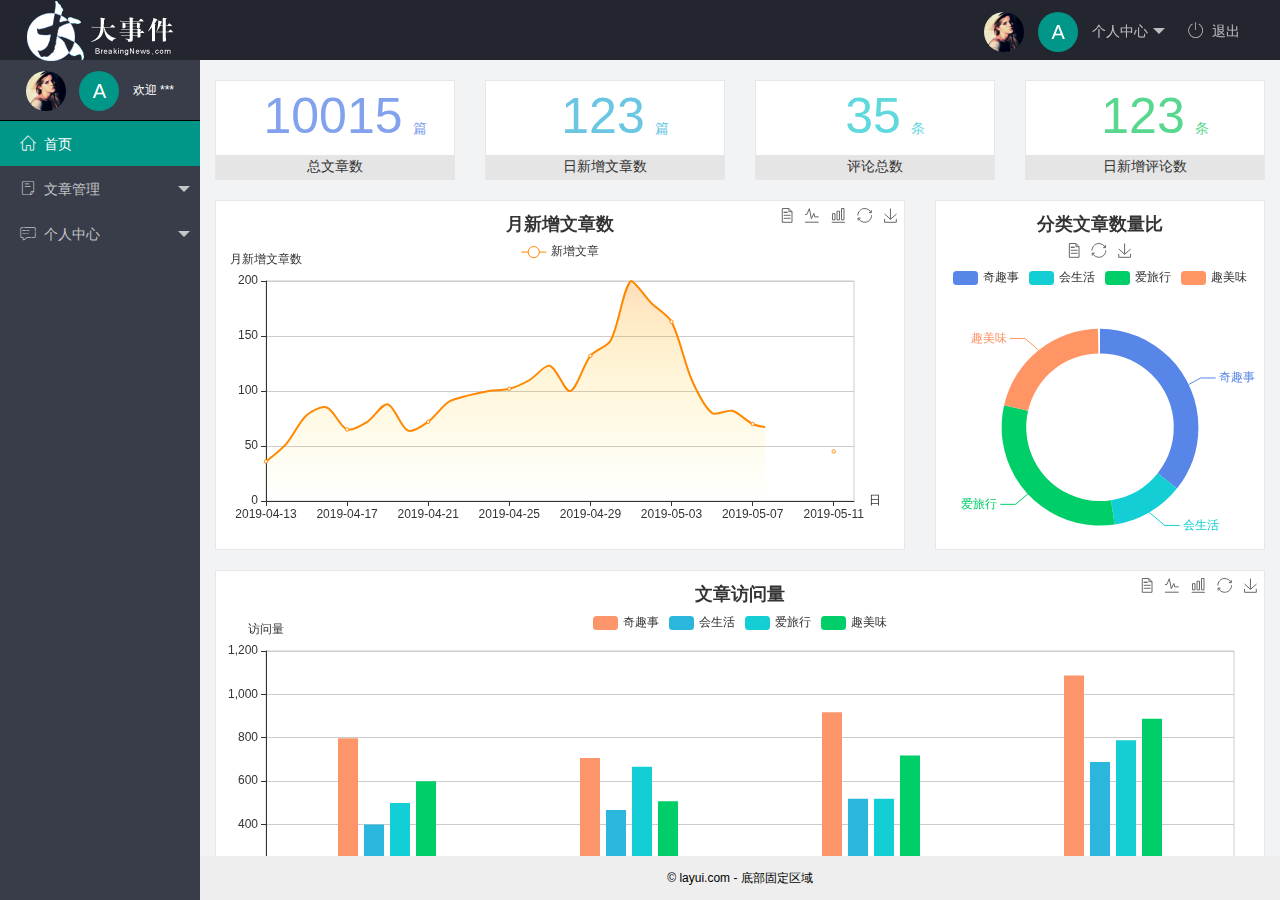
<file: index.html>
<!DOCTYPE html>
<html lang="en">

<head>
    <meta charset="UTF-8">
    <meta name="viewport" content="width=device-width, initial-scale=1.0">
    <title>大事件后台</title>
    <!-- 导入layui.css -->
    <link rel="stylesheet" href="./assets/lib/layui/css/layui.css">
    <!-- 导入字体图标 -->
    <link rel="stylesheet" href="./assets/fonts/iconfont.css">
    <!-- 导入index.css -->
    <link rel="stylesheet" href="./assets/css/index.css">

</head>

<body class="layui-layout-body">
    <div class="layui-layout layui-layout-admin">
        <div class="layui-header">
            <div class="layui-logo"><img src="./assets/images/logo.png" alt=""></div>
            <!-- 头部区域（可配合layui已有的水平导航） -->
            <!-- <ul class="layui-nav layui-layout-left">
                <li class="layui-nav-item">
                    <a href="javascript:;" class="layui-nav-img">其它系统</a>
                    <dd><a href="">邮件管理</a></dd>
                    <dd><a href="">消息管理</a></dd>
                    <dd><a href="">授权管理</a></dd>
                </li>
            </ul> -->

            <ul class="layui-nav layui-layout-right">
                <li class="layui-nav-item">
                    <a href="javascript:;" class="userinfo">
                        <img src="/assets/images/sample.jpg" class="layui-nav-img">
                        <span class="user-avatar">A</span>
                        个人中心
                    </a>
                    <dl class="layui-nav-child">
                        <dd><a href="">基本资料</a></dd>
                        <dd><a href="">更换头像</a></dd>
                        <dd><a href="">重置密码</a></dd>
                    </dl>
                </li>
                <li class="layui-nav-item"><a href="javascript:;" id="btnLogout">
                        <span class="iconfont icon-tuichu"></span>退出</a>
                </li>
            </ul>
        </div>

        <div class="layui-side layui-bg-black">
            <div class="layui-side-scroll">
                <div class="userinfo">
                    <img src="/assets/images/sample.jpg" class="layui-nav-img">
                    <span class="user-avatar">A</span>
                    <span id="welcome">欢迎 ***</span>
                </div>
                <!-- 左侧导航区域（可配合layui已有的垂直导航） -->
                <ul class="layui-nav layui-nav-tree" lay-shrink="all">
                    <li class="layui-nav-item layui-this">
                        <a href="/home/dashboard.html" target="fm"> <span class="iconfont icon-home"></span>首页</a></li>
                    <li class="layui-nav-item">
                        <a class="" href="javascript:;"><span class="iconfont icon-16"></span>文章管理</a>
                        <dl class="layui-nav-child">
                            <dd><a href="/article/art_cate.html" target="fm"><i
                                        class="layui-icon layui-icon-app"></i>文章类别</a></dd>
                            <dd><a id="list_a" href="/article/art_list.html" target="fm"><i
                                        class="layui-icon layui-icon-app"></i>文章列表</a></dd>
                            <dd><a href="/article/art_pub.html" target="fm"><i
                                        class="layui-icon layui-icon-app"></i>发布文章</a></dd>
                        </dl>
                    </li>
                    <li class="layui-nav-item">
                        <a href="javascript:;"> <span class="iconfont icon-pinglun"></span>个人中心</a>
                        <dl class="layui-nav-child">
                            <dd><a href="/user/user_info.html" target="fm"><i
                                        class="layui-icon layui-icon-app"></i>基本资料</a></dd>
                            <dd><a href="/user/user_avatar.html" target="fm"><i
                                        class="layui-icon layui-icon-app"></i>更换头像</a></dd>
                            <dd><a href="/user/user_pwd.html" target="fm"><i
                                        class="layui-icon layui-icon-app"></i>重置密码</a></dd>

                        </dl>
                    </li>

                </ul>
            </div>
        </div>

        <div class="layui-body">
            <!-- 内容主体区域 -->
            <iframe name="fm" src="/home/dashboard.html" frameborder="0"></iframe>
        </div>

        <div class="layui-footer">
            <!-- 底部固定区域 -->
            © layui.com - 底部固定区域
        </div>
    </div>

    <!-- 引入layui.all.js -->
    <script src="./assets/lib/layui/layui.all.js"></script>
    <!-- 引入jq -->
    <script src="./assets/lib/jquery.js"></script>
    <!-- 引入baseAPI.js -->
    <script src="./assets/js/baseAPI.js"></script>
    <!-- 引入index.js-->
    <script src="./assets/js/index.js"></script>

</body>

</html>
</file>
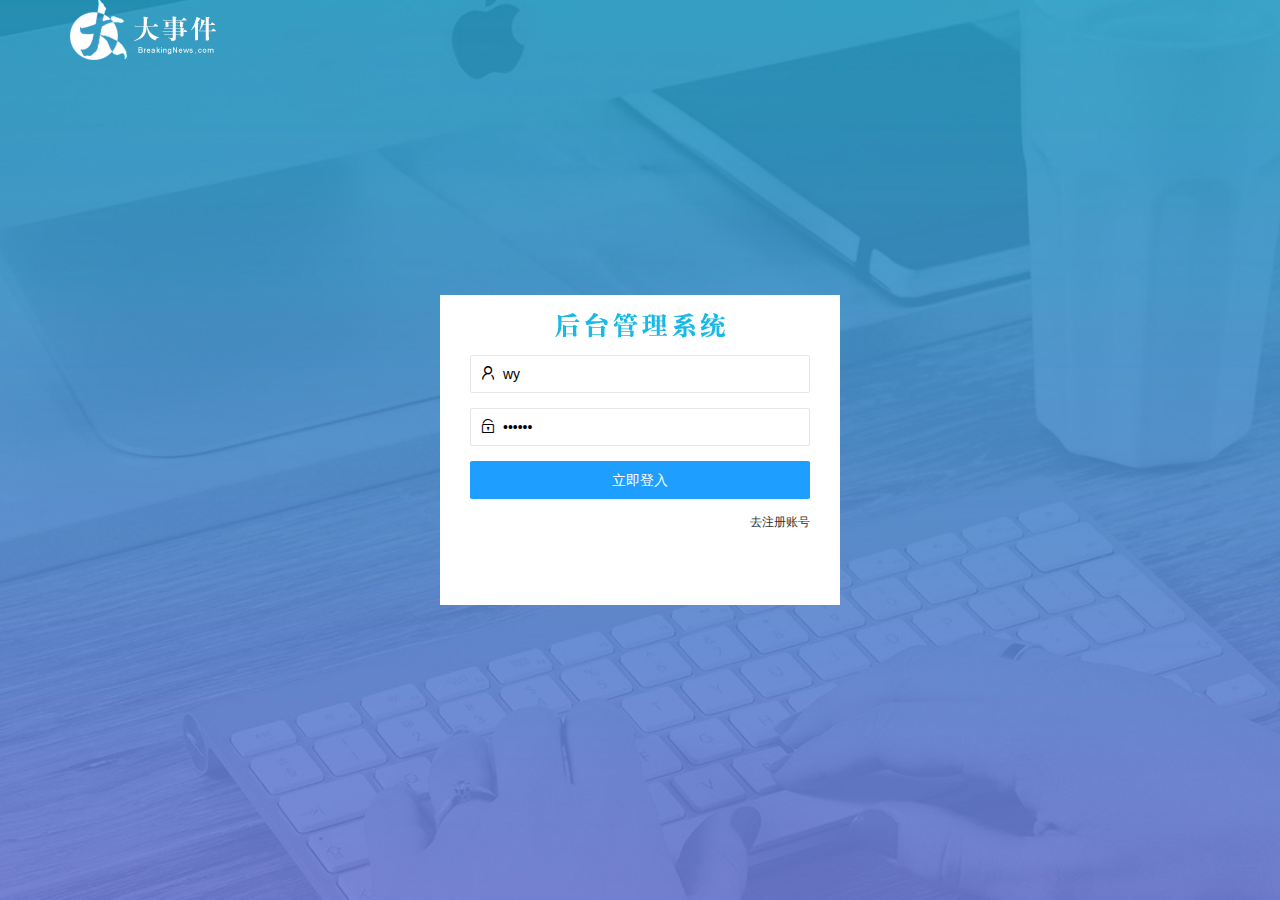
<file: login.html>
<!DOCTYPE html>
<html lang="en">

<head>
    <meta charset="UTF-8">
    <meta name="viewport" content="width=device-width, initial-scale=1.0">
    <title>Document</title>
    <link rel="stylesheet" href="./assets/lib/layui/css/layui.css">
    <link rel="stylesheet" href="./assets/css/login.css">
</head>

<body>
    <!-- 顶部logo -->
    <div class="layui-main">
        <img src="./assets/images/logo.png" alt="">
    </div>
    <!-- 注册和登入区域 -->
    <div class="loginAndregBox">
        <!-- 登入注册标题 -->
        <div class="titleBox"></div>
        <!-- 登入区域 -->
        <div class="login-box">
            <!-- 注册表单 -->
            <form class="layui-form" id="form_login">
                <!-- 提示：如果你不想用form，你可以换成div等任何一个普通元素 -->
                <!-- 用户名 -->
                <div class="layui-form-item">
                    <i class="layui-icon layui-icon-username"></i>
                    <input value="wy" type="text" name="username" required lay-verify="required" placeholder="请输入用户名"
                        autocomplete="off" class="layui-input">
                </div>
                <!-- 密码框 -->
                <div class="layui-form-item">
                    <i class="layui-icon layui-icon-password"></i>
                    <input value="970929" type="password" name="password" required lay-verify="required|pwd"
                        placeholder="请输入密码" autocomplete="off" class="layui-input">
                </div>
                <!-- 按钮框 -->
                <div class="layui-form-item">
                    <button class="layui-btn layui-btn-fluid layui-btn-normal" lay-submit>立即登入</button>
                </div>
                <!-- a链接 -->
                <div class="layui-form-item links">
                    <a href="javascript:;" id="link_reg">去注册账号</a>
                </div>
            </form>
        </div>

        <!-- 注册区域 -->
        <div class="reg-box" style="display: none;">
            <form class="layui-form" id="form_reg">
                <!-- 提示：如果你不想用form，你可以换成div等任何一个普通元素 -->
                <!-- 用户名 -->
                <div class="layui-form-item">
                    <i class="layui-icon layui-icon-username"></i>
                    <input type="text" name="username" required lay-verify="required" placeholder="请输入用户名"
                        autocomplete="off" class="layui-input">
                </div>
                <!-- 密码框 -->
                <div class="layui-form-item">
                    <i class="layui-icon layui-icon-password"></i>
                    <input type="text" name="password" required lay-verify="required|pwd" placeholder="请输入密码"
                        autocomplete="off" class="layui-input">
                </div>
                <!-- 确认密码框 -->
                <div class="layui-form-item">
                    <i class="layui-icon layui-icon-password"></i>
                    <input type="text" name="repassword" required lay-verify="required|pwd|repwd" placeholder="再次确认密码"
                        autocomplete="off" class="layui-input">
                </div>
                <!-- 按钮框 -->
                <div class="layui-form-item">
                    <!-- lay-submit属性必须存在，后面会有submit事件绑定 -->
                    <button class="layui-btn layui-btn-fluid layui-btn-normal" lay-submit>注册</button>
                </div>
                <!-- a链接 -->
                <div class="layui-form-item links">
                    <a href="javascript:;" id="link_login">去登录</a>
                </div>
            </form>
        </div>
    </div>

    <!-- 引入layui.all.js -->
    <script src="./assets/lib/layui/layui.all.js"></script>
    <!-- 引入jq -->
    <script src="./assets/lib/jquery.js"></script>
    <!-- 引入baseAPI.js -->
    <script src="./assets/js/baseAPI.js"></script>
    <!-- 引入login -->
    <script src="./assets/js/login.js"></script>
</body>

</html>
</file>
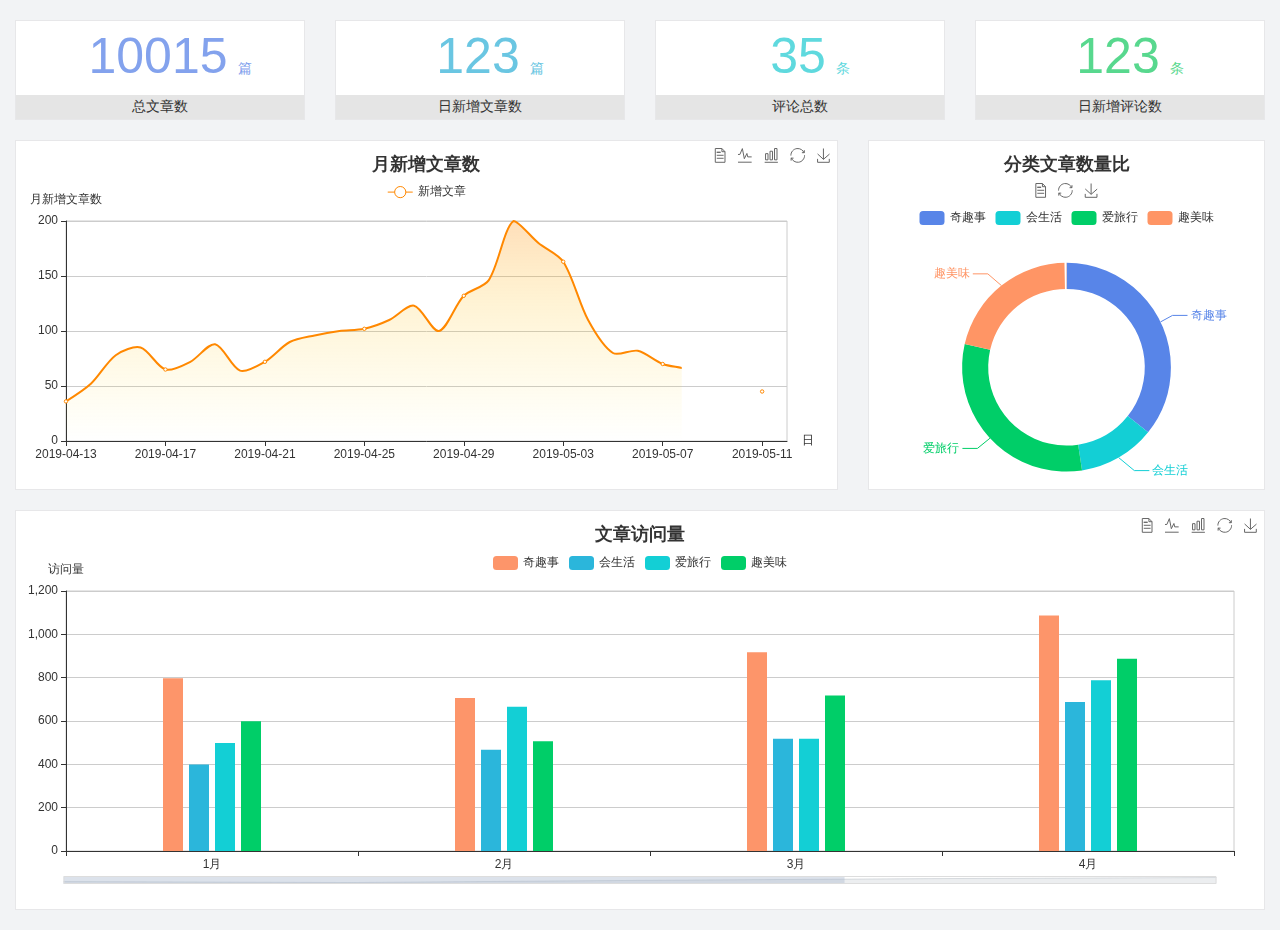
<file: home/dashboard.html>
<!DOCTYPE html>
<html lang="en">

<head>
  <meta charset="UTF-8">
  <meta name="viewport" content="width=device-width, initial-scale=1.0">
  <meta http-equiv="X-UA-Compatible" content="ie=edge">
  <title>图表统计</title>
  <link rel="stylesheet" href="../../assets/lib/bootstrap.css" />
  <link rel="stylesheet" href="../../assets/lib/main.css" />
  <script src="../../assets/lib/jquery.js"></script>
  <script type="text/javascript" src="../../assets/lib/echarts.min.js"></script>
</head>

<body>
  <div class="container-fluid">
    <div class="row spannel_list">
      <div class="col-sm-3 col-xs-6">
        <div class="spannel">
          <em>10015</em><span>篇</span>
          <b>总文章数</b>
        </div>
      </div>
      <div class="col-sm-3 col-xs-6">
        <div class="spannel scolor01">
          <em>123</em><span>篇</span>
          <b>日新增文章数</b>
        </div>
      </div>
      <div class="col-sm-3 col-xs-6">
        <div class="spannel scolor02">
          <em>35</em><span>条</span>
          <b>评论总数</b>
        </div>
      </div>
      <div class="col-sm-3 col-xs-6">
        <div class="spannel scolor03">
          <em>123</em><span>条</span>
          <b>日新增评论数</b>
        </div>
      </div>
    </div>
  </div>

  <div class="container-fluid">
    <div class="row curve-pie">
      <div class="col-lg-8 col-md-8">
        <div class="gragh_pannel" id="curve_show"></div>
      </div>
      <div class="col-lg-4 col-md-4">
        <div class="gragh_pannel" id="pie_show"></div>
      </div>
    </div>
  </div>

  <div class="container-fluid">
    <div class="column_pannel" id="column_show"></div>
  </div>

  <script>
    var oChart = echarts.init(document.getElementById('curve_show'));
    var aList_all = [
      { 'count': 36, 'date': '2019-04-13' },
      { 'count': 52, 'date': '2019-04-14' },
      { 'count': 78, 'date': '2019-04-15' },
      { 'count': 85, 'date': '2019-04-16' },
      { 'count': 65, 'date': '2019-04-17' },
      { 'count': 72, 'date': '2019-04-18' },
      { 'count': 88, 'date': '2019-04-19' },
      { 'count': 64, 'date': '2019-04-20' },
      { 'count': 72, 'date': '2019-04-21' },
      { 'count': 90, 'date': '2019-04-22' },
      { 'count': 96, 'date': '2019-04-23' },
      { 'count': 100, 'date': '2019-04-24' },
      { 'count': 102, 'date': '2019-04-25' },
      { 'count': 110, 'date': '2019-04-26' },
      { 'count': 123, 'date': '2019-04-27' },
      { 'count': 100, 'date': '2019-04-28' },
      { 'count': 132, 'date': '2019-04-29' },
      { 'count': 146, 'date': '2019-04-30' },
      { 'count': 200, 'date': '2019-05-01' },
      { 'count': 180, 'date': '2019-05-02' },
      { 'count': 163, 'date': '2019-05-03' },
      { 'count': 110, 'date': '2019-05-04' },
      { 'count': 80, 'date': '2019-05-05' },
      { 'count': 82, 'date': '2019-05-06' },
      { 'count': 70, 'date': '2019-05-07' },
      { 'count': 65, 'date': '2019-05-08' },
      { 'count': 54, 'date': '2019-05-09' },
      { 'count': 40, 'date': '2019-05-10' },
      { 'count': 45, 'date': '2019-05-11' },
      { 'count': 38, 'date': '2019-05-12' },
    ];

    let aCount = [];
    let aDate = [];

    for (var i = 0; i < aList_all.length; i++) {
      aCount.push(aList_all[i].count);
      aDate.push(aList_all[i].date);
    }

    var chartopt = {
      title: {
        text: '月新增文章数',
        left: 'center',
        top: '10'
      },
      tooltip: {
        trigger: 'axis'
      },
      legend: {
        data: ['新增文章'],
        top: '40'
      },
      toolbox: {
        show: true,
        feature: {
          mark: { show: true },
          dataView: { show: true, readOnly: false },
          magicType: { show: true, type: ['line', 'bar'] },
          restore: { show: true },
          saveAsImage: { show: true }
        }
      },
      calculable: true,
      xAxis: [
        {
          name: '日',
          type: 'category',
          boundaryGap: false,
          data: aDate
        }
      ],
      yAxis: [
        {
          name: '月新增文章数',
          type: 'value'
        }
      ],
      series: [
        {
          name: '新增文章',
          type: 'line',
          smooth: true,
          itemStyle: { normal: { areaStyle: { type: 'default' }, color: '#f80' }, lineStyle: { color: '#f80' } },
          data: aCount
        }],
      areaStyle: {
        normal: {
          color: new echarts.graphic.LinearGradient(0, 0, 0, 1, [{
            offset: 0,
            color: 'rgba(255,136,0,0.39)'
          }, {
            offset: .34,
            color: 'rgba(255,180,0,0.25)'
          }, {
            offset: 1,
            color: 'rgba(255,222,0,0.00)'
          }])

        }
      },
      grid: {
        show: true,
        x: 50,
        x2: 50,
        y: 80,
        height: 220
      }
    };

    oChart.setOption(chartopt);


    var oPie = echarts.init(document.getElementById('pie_show'));
    var oPieopt =
    {
      title: {
        top: 10,
        text: '分类文章数量比',
        x: 'center'
      },
      tooltip: {
        trigger: 'item',
        formatter: "{a} <br/>{b} : {c} ({d}%)"
      },
      color: ['#5885e8', '#13cfd5', '#00ce68', '#ff9565'],
      legend: {
        x: 'center',
        top: 65,
        data: ['奇趣事', '会生活', '爱旅行', '趣美味']
      },
      toolbox: {
        show: true,
        x: 'center',
        top: 35,
        feature: {
          mark: { show: true },
          dataView: { show: true, readOnly: false },
          magicType: {
            show: true,
            type: ['pie', 'funnel'],
            option: {
              funnel: {
                x: '25%',
                width: '50%',
                funnelAlign: 'left',
                max: 1548
              }
            }
          },
          restore: { show: true },
          saveAsImage: { show: true }
        }
      },
      calculable: true,
      series: [
        {
          name: '访问来源',
          type: 'pie',
          radius: ['45%', '60%'],
          center: ['50%', '65%'],
          data: [
            { value: 300, name: '奇趣事' },
            { value: 100, name: '会生活' },
            { value: 260, name: '爱旅行' },
            { value: 180, name: '趣美味' }
          ]
        }
      ]
    };
    oPie.setOption(oPieopt);



    var oColumn = this.echarts.init(document.getElementById('column_show'));
    var oColumnopt =
    {
      title: {
        text: '文章访问量',
        left: 'center',
        top: '10'
      },
      tooltip: {
        trigger: 'axis'
      },
      legend: {
        data: ['奇趣事', '会生活', '爱旅行', '趣美味'],
        top: '40'
      },
      toolbox: {
        show: true,
        feature: {
          mark: { show: true },
          dataView: { show: true, readOnly: false },
          magicType: { show: true, type: ['line', 'bar'] },
          restore: { show: true },
          saveAsImage: { show: true }
        }
      },
      calculable: true,
      xAxis: [
        {
          type: 'category',
          data: ['1月', '2月', '3月', '4月', '5月']
        }
      ],
      yAxis: [
        {
          name: '访问量',
          type: 'value'
        }
      ],
      series: [
        {
          name: '奇趣事',
          type: 'bar',
          barWidth: 20,
          itemStyle: {
            normal: { areaStyle: { type: 'default' }, color: '#fd956a' }
          },
          data: [800, 708, 920, 1090, 1200]
        },
        {
          name: '会生活',
          type: 'bar',
          barWidth: 20,
          itemStyle: {
            normal: { areaStyle: { type: 'default' }, color: '#2bb6db' }
          },
          data: [400, 468, 520, 690, 800]
        },
        {
          name: '爱旅行',
          type: 'bar',
          barWidth: 20,
          itemStyle: {
            normal: { areaStyle: { type: 'default' }, color: '#13cfd5' }
          },
          data: [500, 668, 520, 790, 900]
        },
        {
          name: '趣美味',
          type: 'bar',
          barWidth: 20,
          itemStyle: {
            normal: { areaStyle: { type: 'default' }, color: '#00ce68' }
          },
          data: [600, 508, 720, 890, 1000]
        }
      ],
      grid: {
        show: true,
        x: 50,
        x2: 30,
        y: 80,
        height: 260
      },
      dataZoom: [//给x轴设置滚动条
        {
          start: 0,//默认为0
          end: 100 - 1000 / 31,//默认为100
          type: 'slider',
          show: true,
          xAxisIndex: [0],
          handleSize: 0,//滑动条的 左右2个滑动条的大小
          height: 8,//组件高度
          left: 45, //左边的距离
          right: 50,//右边的距离
          bottom: 26,//右边的距离
          handleColor: '#ddd',//h滑动图标的颜色
          handleStyle: {
            borderColor: "#cacaca",
            borderWidth: "1",
            shadowBlur: 2,
            background: "#ddd",
            shadowColor: "#ddd",
          }
        }]
    };
    oColumn.setOption(oColumnopt);
  </script>
</body>

</html>
</file>
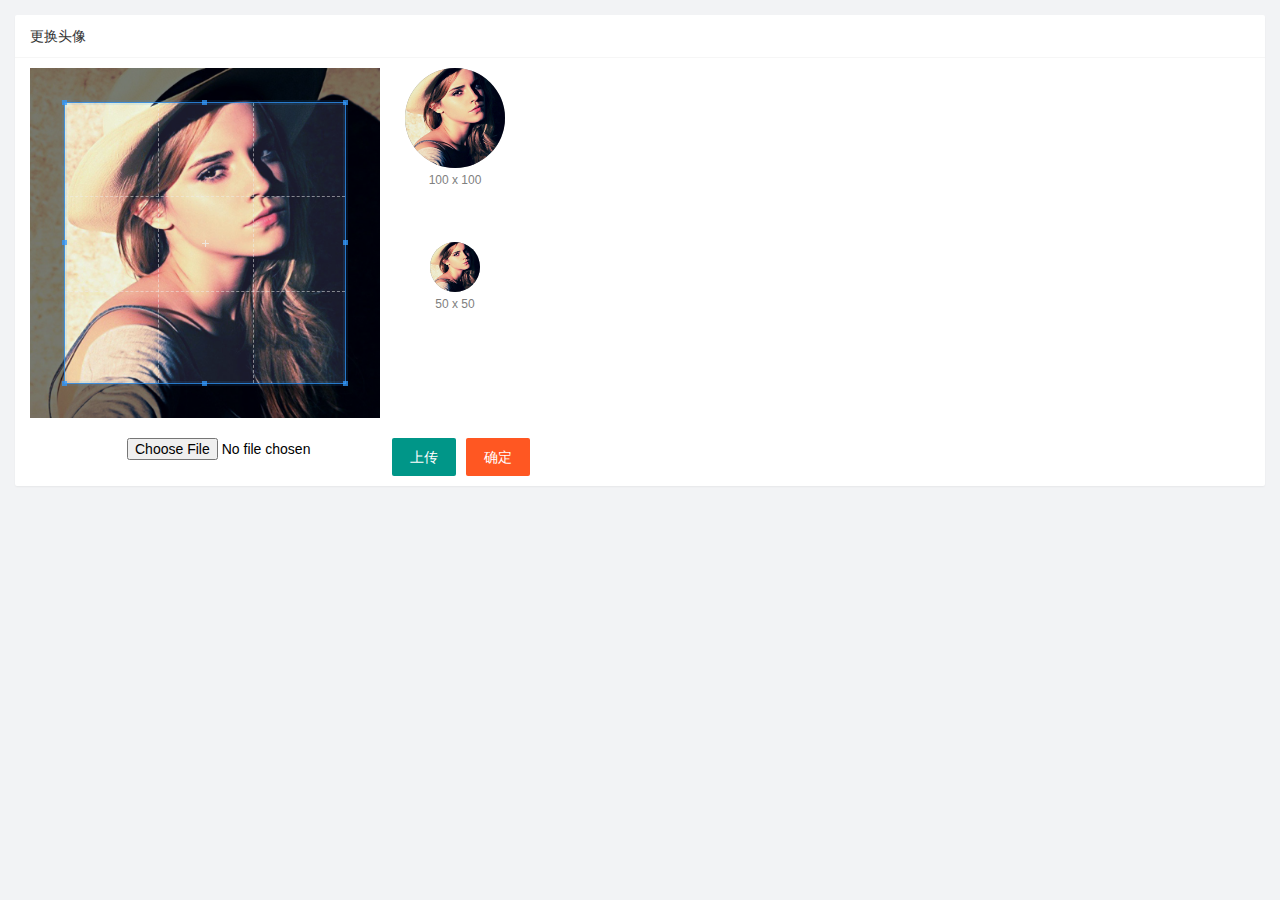
<file: user/user_avatar.html>
﻿<!DOCTYPE html>
<html lang="en">

<head>
    <meta charset="UTF-8">
    <meta name="viewport" content="width=device-width, initial-scale=1.0">
    <title>Document</title>
    <!-- 导入layui.css -->
    <link rel="stylesheet" href="../assets/lib/layui/css/layui.css">
    <!-- 导入cropper.css-->
    <link rel="stylesheet" href="../assets/lib/cropper/cropper.css" />
    <!-- 导入user_info.css -->
    <link rel="stylesheet" href="../assets/css/user_avatar.css">
</head>

<body>
    <div class="layui-card">
        <div class="layui-card-header">更换头像</div>
        <div class="layui-card-body">
            <!-- 第一行的图片裁剪和预览区域 -->
            <div class="row1">
                <!-- 图片裁剪区域 -->
                <div class="cropper-box">
                    <!-- 这个 img 标签很重要，将来会把它初始化为裁剪区域 -->
                    <img id="image" src="/assets/images/sample.jpg" />
                </div>
                <!-- 图片的预览区域 -->
                <div class="preview-box">
                    <div>
                        <!-- 宽高为 100px 的预览区域 -->
                        <div class="img-preview w100"></div>
                        <p class="size">100 x 100</p>
                    </div>
                    <div>
                        <!-- 宽高为 50px 的预览区域 -->
                        <div class="img-preview w50"></div>
                        <p class="size">50 x 50</p>
                    </div>
                </div>
            </div>

            <!-- 第二行的按钮区域 -->
            <div class="row2">
                <input type="file" id="file" accept="image/png,image/jpeg">
                <button type="button" class="layui-btn" id="btnChooseImage">上传</button>
                <button id="btnUpload" type="button" class="layui-btn layui-btn-danger">确定</button>
            </div>
        </div>
    </div>

    <!-- 引入layui.all.js -->
    <script src="../assets/lib/layui/layui.all.js"></script>
    <!-- 引入jq -->
    <script src="../assets/lib/jquery.js"></script>
    <!-- 引入Cropper.js -->
    <script src="/assets/lib/cropper/Cropper.js"></script>
    <!-- 引入jquery-cropper.js -->
    <script src="/assets/lib/cropper/jquery-cropper.js"></script>
    <script src="../assets/js/baseAPI.js"></script>
    <!-- 引入user_info.js -->
    <script src="../assets/js/user_avatar.js"></script>
</body>

</html>
</file>
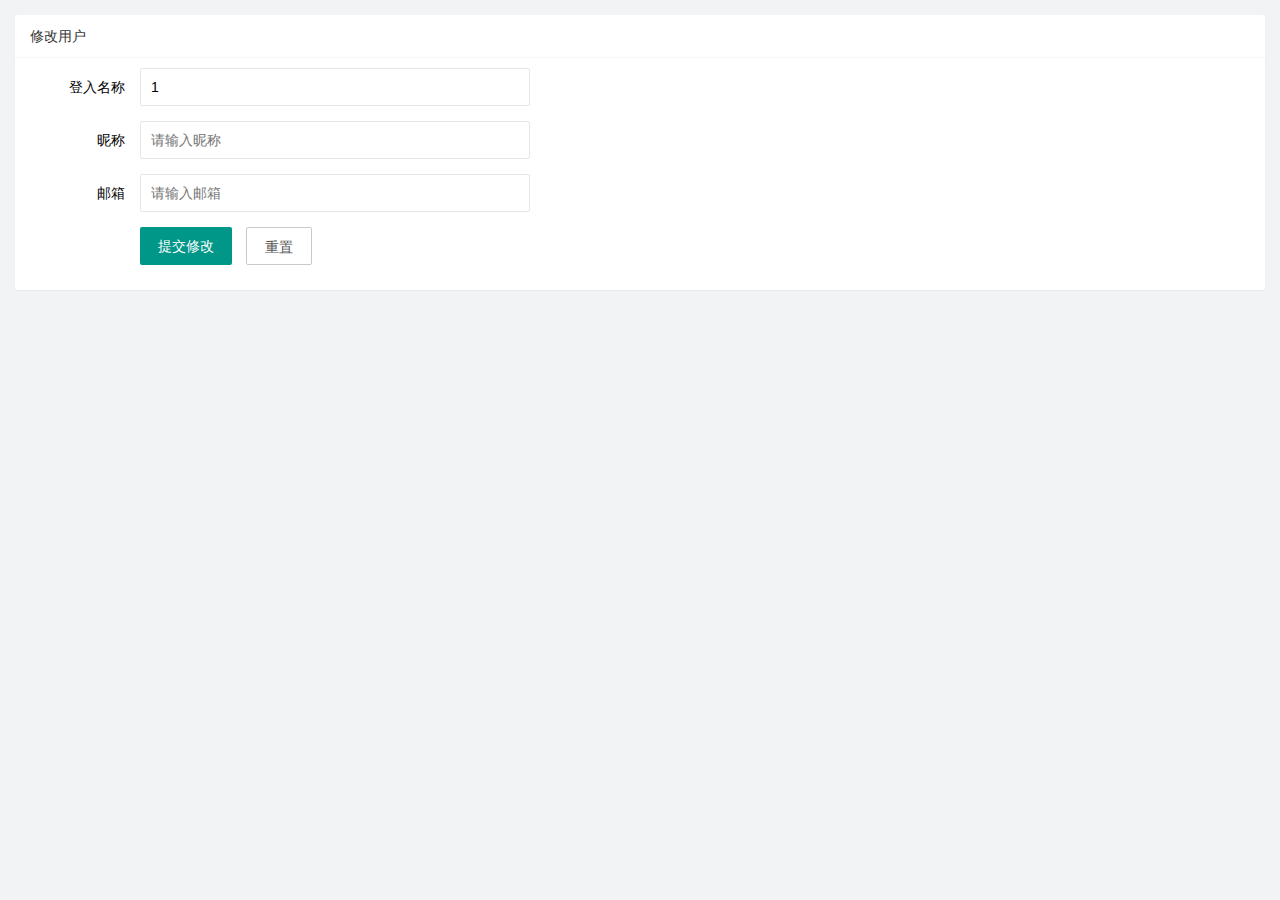
<file: user/user_info.html>
<!DOCTYPE html>
<html lang="en">

<head>
    <meta charset="UTF-8">
    <meta name="viewport" content="width=device-width, initial-scale=1.0">
    <title>Document</title>
    <!-- 导入layui.css -->
    <link rel="stylesheet" href="../assets/lib/layui/css/layui.css">
    <!-- 导入user_info.css -->
    <link rel="stylesheet" href="../assets/css/user_info.css">
</head>

<body>
    <div class="layui-card">
        <div class="layui-card-header">修改用户</div>
        <div class="layui-card-body">
            <form class="layui-form" lay-filter="formUserInfo">

                <input type="hidden" name="id">

                <!-- 登入名称 -->
                <div class="layui-form-item">
                    <label class="layui-form-label">登入名称</label>
                    <div class="layui-input-block">
                        <input value="1" type="text" name="username" readonly required lay-verify="required"
                            placeholder="请输入登入名称" autocomplete="off" class="layui-input">
                    </div>
                </div>
                <!-- 昵称 -->
                <div class="layui-form-item">
                    <label class="layui-form-label">昵称</label>
                    <div class="layui-input-block">
                        <input type="text" name="nickname" required lay-verify="required|nickname" placeholder="请输入昵称"
                            autocomplete="off" class="layui-input">
                    </div>
                </div>
                <!-- 邮箱 -->
                <div class="layui-form-item">
                    <label class="layui-form-label">邮箱</label>
                    <div class="layui-input-block">
                        <input type="text" name="email" required lay-verify="required|email" placeholder="请输入邮箱"
                            autocomplete="off" class="layui-input">
                    </div>
                </div>
                <!-- 按钮 -->
                <div class="layui-form-item">
                    <div class="layui-input-block">
                        <button class="layui-btn" lay-submit lay-filter="formDemo">提交修改</button>
                        <button type="reset" class="layui-btn layui-btn-primary" id="btnReset">重置</button>
                    </div>
                </div>
            </form>
        </div>
    </div>

    <!-- 引入layui.all.js -->
    <script src="../assets/lib/layui/layui.all.js"></script>
    <!-- 引入jq -->
    <script src="../assets/lib/jquery.js"></script>
    <!-- 引入baseAPI.js -->
    <script src="../assets/js/baseAPI.js"></script>
    <!-- 引入user_info.js -->
    <script src="../assets/js/user_info.js"></script>
</body>

</html>
</file>
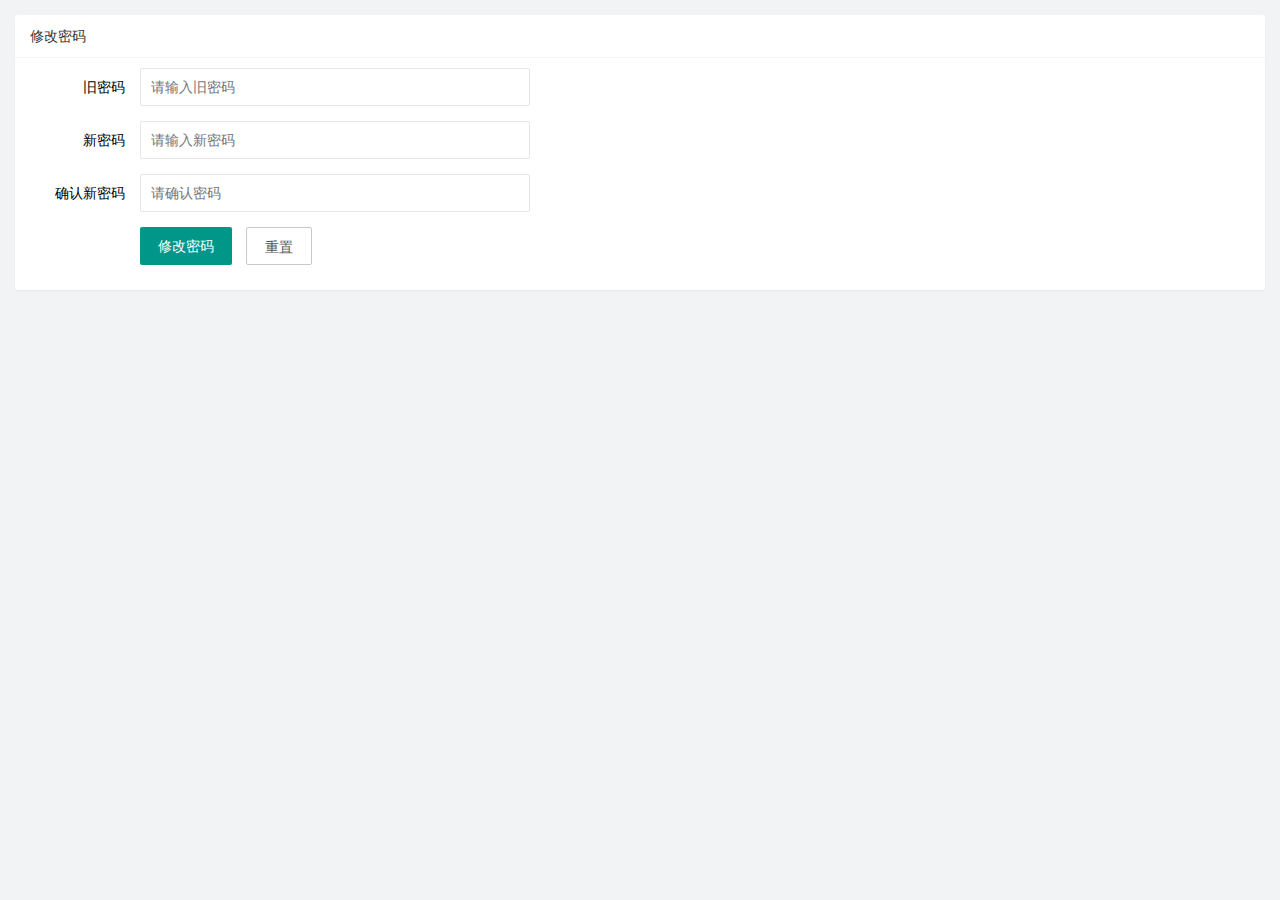
<file: user/user_pwd.html>
<!DOCTYPE html>
<html lang="en">

<head>
    <meta charset="UTF-8">
    <meta name="viewport" content="width=device-width, initial-scale=1.0">
    <title>Document</title>
    <!-- 导入layui.css -->
    <link rel="stylesheet" href="../assets/lib/layui/css/layui.css">
    <!-- 导入user_info.css -->
    <link rel="stylesheet" href="../assets/css/user_pwd.css">
</head>

<body>
    <div class="layui-card">
        <div class="layui-card-header">修改密码</div>
        <div class="layui-card-body">
            <form class="layui-form">

                <input type="hidden" name="id">

                <!-- 旧密码 -->
                <div class="layui-form-item">
                    <label class="layui-form-label">旧密码</label>
                    <div class="layui-input-block">
                        <input type="password" name="oldPwd" required lay-verify="required|pwd" placeholder="请输入旧密码"
                            autocomplete="off" class="layui-input">
                    </div>
                </div>
                <!-- 新密码 -->
                <div class="layui-form-item">
                    <label class="layui-form-label">新密码</label>
                    <div class="layui-input-block">
                        <input type="password" name="newPwd" required lay-verify="required|pwd|samePwd"
                            placeholder="请输入新密码 " autocomplete="off" class="layui-input">
                    </div>
                </div>
                <!-- 确认密码 -->
                <div class="layui-form-item">
                    <label class="layui-form-label">确认新密码</label>
                    <div class="layui-input-block">
                        <input type="password" name="rePwd" required lay-verify="required|pwd|rePwd" placeholder="请确认密码"
                            autocomplete="off" class="layui-input">
                    </div>
                </div>
                <!-- 按钮 -->
                <div class="layui-form-item">
                    <div class="layui-input-block">
                        <button class="layui-btn" lay-submit lay-filter="formDemo">修改密码</button>
                        <button type="reset" class="layui-btn layui-btn-primary" id="btnReset">重置</button>
                    </div>
                </div>
            </form>
        </div>
    </div>

    <!-- 引入layui.all.js -->
    <script src="../assets/lib/layui/layui.all.js"></script>
    <!-- 引入jq -->
    <script src="../assets/lib/jquery.js"></script>
    <!-- 引入baseAPI.js -->
    <script src="../assets/js/baseAPI.js"></script>
    <!-- 引入user_info.js -->
    <script src="../assets/js/user_pwd.js"></script>
</body>

</html>
</file>
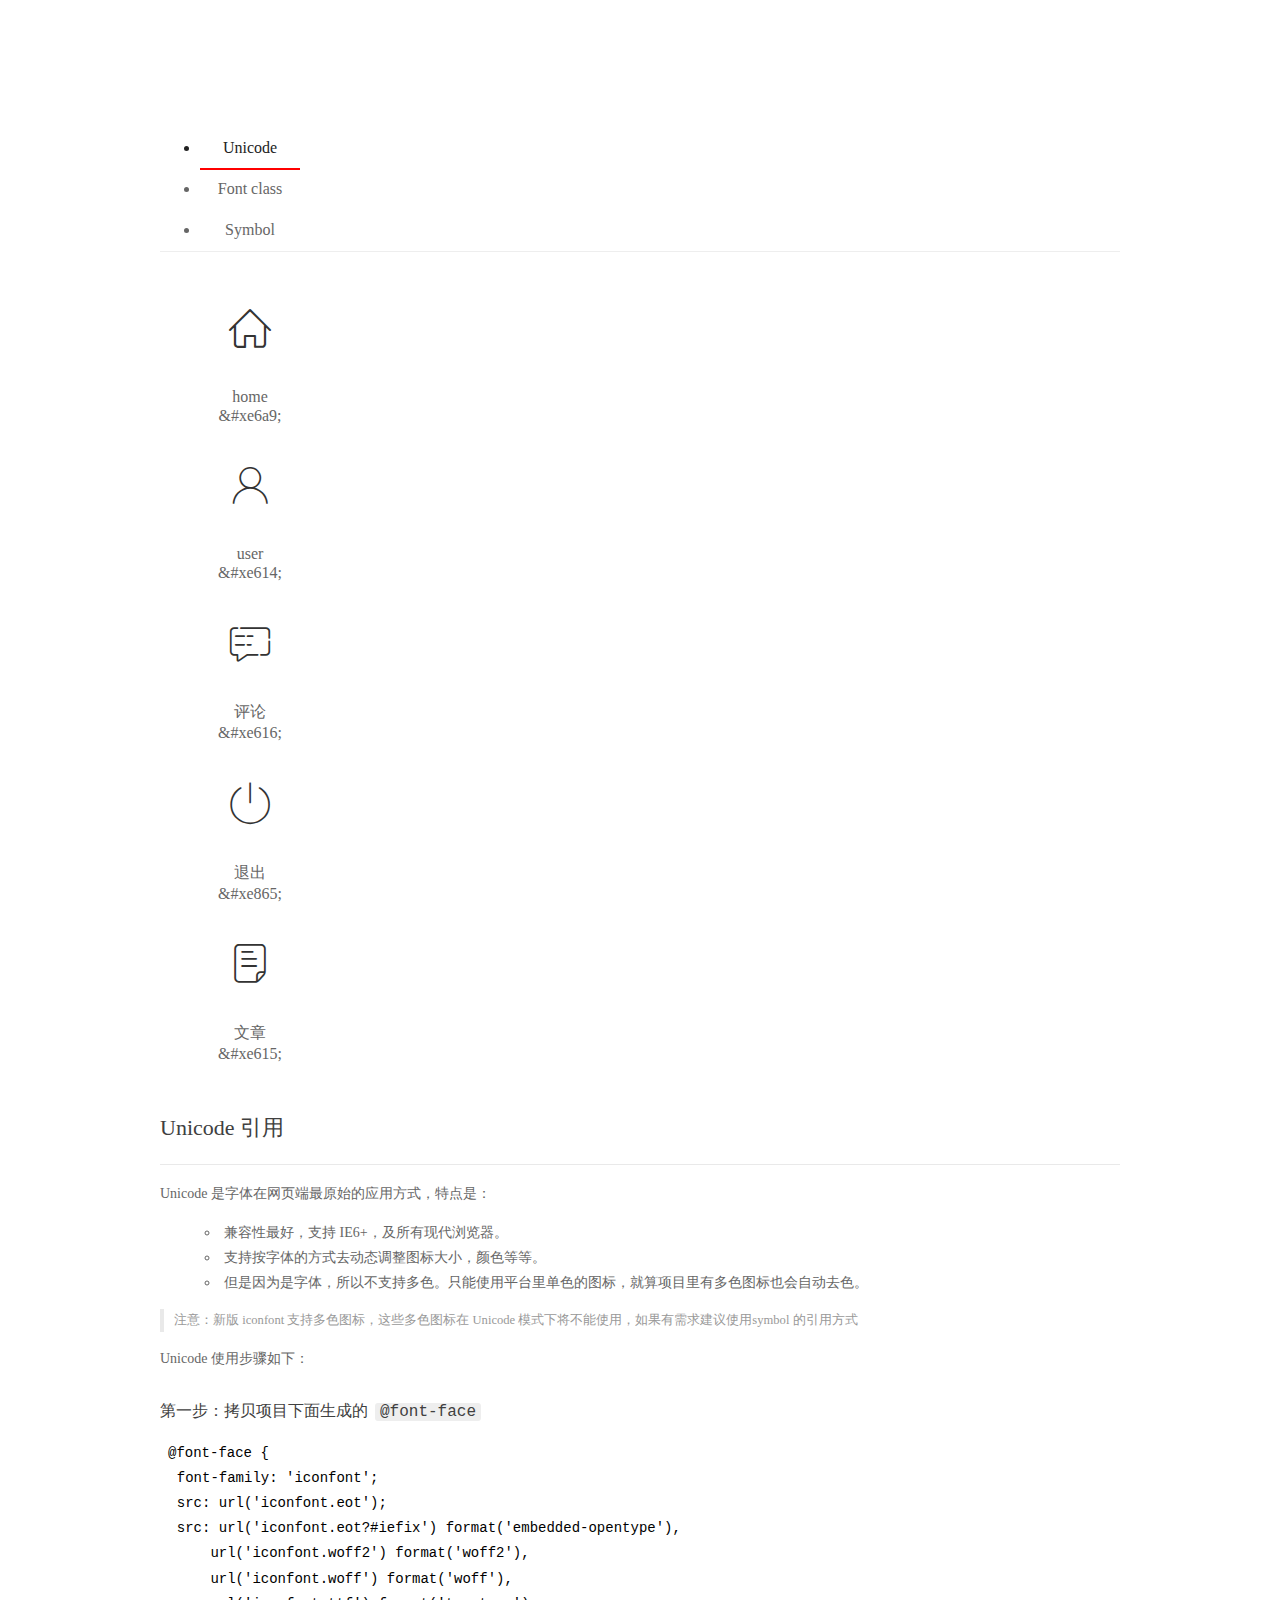
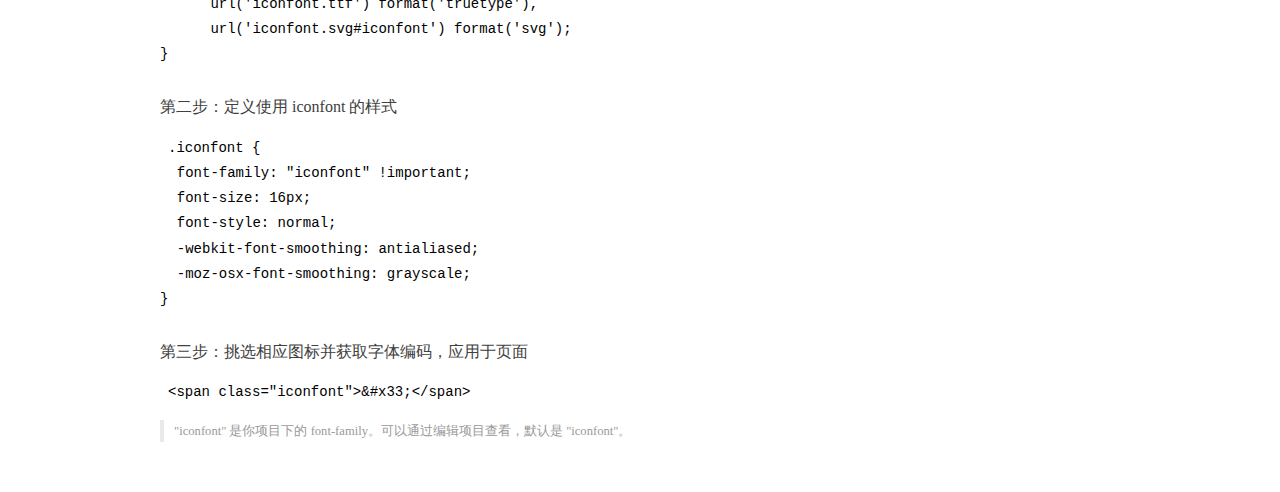
<file: assets/fonts/demo_index.html>
<!DOCTYPE html>
<html>
<head>
  <meta charset="utf-8"/>
  <title>IconFont Demo</title>
  <link rel="shortcut icon" href="https://gtms04.alicdn.com/tps/i4/TB1_oz6GVXXXXaFXpXXJDFnIXXX-64-64.ico" type="image/x-icon"/>
  <link rel="stylesheet" href="https://g.alicdn.com/thx/cube/1.3.2/cube.min.css">
  <link rel="stylesheet" href="demo.css">
  <link rel="stylesheet" href="iconfont.css">
  <script src="iconfont.js"></script>
  <!-- jQuery -->
  <script src="https://a1.alicdn.com/oss/uploads/2018/12/26/7bfddb60-08e8-11e9-9b04-53e73bb6408b.js"></script>
  <!-- 代码高亮 -->
  <script src="https://a1.alicdn.com/oss/uploads/2018/12/26/a3f714d0-08e6-11e9-8a15-ebf944d7534c.js"></script>
</head>
<body>
  <div class="main">
    <h1 class="logo"><a href="https://www.iconfont.cn/" title="iconfont 首页" target="_blank">&#xe86b;</a></h1>
    <div class="nav-tabs">
      <ul id="tabs" class="dib-box">
        <li class="dib active"><span>Unicode</span></li>
        <li class="dib"><span>Font class</span></li>
        <li class="dib"><span>Symbol</span></li>
      </ul>
      
    </div>
    <div class="tab-container">
      <div class="content unicode" style="display: block;">
          <ul class="icon_lists dib-box">
          
            <li class="dib">
              <span class="icon iconfont">&#xe6a9;</span>
                <div class="name">home</div>
                <div class="code-name">&amp;#xe6a9;</div>
              </li>
          
            <li class="dib">
              <span class="icon iconfont">&#xe614;</span>
                <div class="name">user</div>
                <div class="code-name">&amp;#xe614;</div>
              </li>
          
            <li class="dib">
              <span class="icon iconfont">&#xe616;</span>
                <div class="name">评论</div>
                <div class="code-name">&amp;#xe616;</div>
              </li>
          
            <li class="dib">
              <span class="icon iconfont">&#xe865;</span>
                <div class="name">退出</div>
                <div class="code-name">&amp;#xe865;</div>
              </li>
          
            <li class="dib">
              <span class="icon iconfont">&#xe615;</span>
                <div class="name">文章</div>
                <div class="code-name">&amp;#xe615;</div>
              </li>
          
          </ul>
          <div class="article markdown">
          <h2 id="unicode-">Unicode 引用</h2>
          <hr>

          <p>Unicode 是字体在网页端最原始的应用方式，特点是：</p>
          <ul>
            <li>兼容性最好，支持 IE6+，及所有现代浏览器。</li>
            <li>支持按字体的方式去动态调整图标大小，颜色等等。</li>
            <li>但是因为是字体，所以不支持多色。只能使用平台里单色的图标，就算项目里有多色图标也会自动去色。</li>
          </ul>
          <blockquote>
            <p>注意：新版 iconfont 支持多色图标，这些多色图标在 Unicode 模式下将不能使用，如果有需求建议使用symbol 的引用方式</p>
          </blockquote>
          <p>Unicode 使用步骤如下：</p>
          <h3 id="-font-face">第一步：拷贝项目下面生成的 <code>@font-face</code></h3>
<pre><code class="language-css"
>@font-face {
  font-family: 'iconfont';
  src: url('iconfont.eot');
  src: url('iconfont.eot?#iefix') format('embedded-opentype'),
      url('iconfont.woff2') format('woff2'),
      url('iconfont.woff') format('woff'),
      url('iconfont.ttf') format('truetype'),
      url('iconfont.svg#iconfont') format('svg');
}
</code></pre>
          <h3 id="-iconfont-">第二步：定义使用 iconfont 的样式</h3>
<pre><code class="language-css"
>.iconfont {
  font-family: "iconfont" !important;
  font-size: 16px;
  font-style: normal;
  -webkit-font-smoothing: antialiased;
  -moz-osx-font-smoothing: grayscale;
}
</code></pre>
          <h3 id="-">第三步：挑选相应图标并获取字体编码，应用于页面</h3>
<pre>
<code class="language-html"
>&lt;span class="iconfont"&gt;&amp;#x33;&lt;/span&gt;
</code></pre>
          <blockquote>
            <p>"iconfont" 是你项目下的 font-family。可以通过编辑项目查看，默认是 "iconfont"。</p>
          </blockquote>
          </div>
      </div>
      <div class="content font-class">
        <ul class="icon_lists dib-box">
          
          <li class="dib">
            <span class="icon iconfont icon-home"></span>
            <div class="name">
              home
            </div>
            <div class="code-name">.icon-home
            </div>
          </li>
          
          <li class="dib">
            <span class="icon iconfont icon-user"></span>
            <div class="name">
              user
            </div>
            <div class="code-name">.icon-user
            </div>
          </li>
          
          <li class="dib">
            <span class="icon iconfont icon-pinglun"></span>
            <div class="name">
              评论
            </div>
            <div class="code-name">.icon-pinglun
            </div>
          </li>
          
          <li class="dib">
            <span class="icon iconfont icon-tuichu"></span>
            <div class="name">
              退出
            </div>
            <div class="code-name">.icon-tuichu
            </div>
          </li>
          
          <li class="dib">
            <span class="icon iconfont icon-16"></span>
            <div class="name">
              文章
            </div>
            <div class="code-name">.icon-16
            </div>
          </li>
          
        </ul>
        <div class="article markdown">
        <h2 id="font-class-">font-class 引用</h2>
        <hr>

        <p>font-class 是 Unicode 使用方式的一种变种，主要是解决 Unicode 书写不直观，语意不明确的问题。</p>
        <p>与 Unicode 使用方式相比，具有如下特点：</p>
        <ul>
          <li>兼容性良好，支持 IE8+，及所有现代浏览器。</li>
          <li>相比于 Unicode 语意明确，书写更直观。可以很容易分辨这个 icon 是什么。</li>
          <li>因为使用 class 来定义图标，所以当要替换图标时，只需要修改 class 里面的 Unicode 引用。</li>
          <li>不过因为本质上还是使用的字体，所以多色图标还是不支持的。</li>
        </ul>
        <p>使用步骤如下：</p>
        <h3 id="-fontclass-">第一步：引入项目下面生成的 fontclass 代码：</h3>
<pre><code class="language-html">&lt;link rel="stylesheet" href="./iconfont.css"&gt;
</code></pre>
        <h3 id="-">第二步：挑选相应图标并获取类名，应用于页面：</h3>
<pre><code class="language-html">&lt;span class="iconfont icon-xxx"&gt;&lt;/span&gt;
</code></pre>
        <blockquote>
          <p>"
            iconfont" 是你项目下的 font-family。可以通过编辑项目查看，默认是 "iconfont"。</p>
        </blockquote>
      </div>
      </div>
      <div class="content symbol">
          <ul class="icon_lists dib-box">
          
            <li class="dib">
                <svg class="icon svg-icon" aria-hidden="true">
                  <use xlink:href="#icon-home"></use>
                </svg>
                <div class="name">home</div>
                <div class="code-name">#icon-home</div>
            </li>
          
            <li class="dib">
                <svg class="icon svg-icon" aria-hidden="true">
                  <use xlink:href="#icon-user"></use>
                </svg>
                <div class="name">user</div>
                <div class="code-name">#icon-user</div>
            </li>
          
            <li class="dib">
                <svg class="icon svg-icon" aria-hidden="true">
                  <use xlink:href="#icon-pinglun"></use>
                </svg>
                <div class="name">评论</div>
                <div class="code-name">#icon-pinglun</div>
            </li>
          
            <li class="dib">
                <svg class="icon svg-icon" aria-hidden="true">
                  <use xlink:href="#icon-tuichu"></use>
                </svg>
                <div class="name">退出</div>
                <div class="code-name">#icon-tuichu</div>
            </li>
          
            <li class="dib">
                <svg class="icon svg-icon" aria-hidden="true">
                  <use xlink:href="#icon-16"></use>
                </svg>
                <div class="name">文章</div>
                <div class="code-name">#icon-16</div>
            </li>
          
          </ul>
          <div class="article markdown">
          <h2 id="symbol-">Symbol 引用</h2>
          <hr>

          <p>这是一种全新的使用方式，应该说这才是未来的主流，也是平台目前推荐的用法。相关介绍可以参考这篇<a href="">文章</a>
            这种用法其实是做了一个 SVG 的集合，与另外两种相比具有如下特点：</p>
          <ul>
            <li>支持多色图标了，不再受单色限制。</li>
            <li>通过一些技巧，支持像字体那样，通过 <code>font-size</code>, <code>color</code> 来调整样式。</li>
            <li>兼容性较差，支持 IE9+，及现代浏览器。</li>
            <li>浏览器渲染 SVG 的性能一般，还不如 png。</li>
          </ul>
          <p>使用步骤如下：</p>
          <h3 id="-symbol-">第一步：引入项目下面生成的 symbol 代码：</h3>
<pre><code class="language-html">&lt;script src="./iconfont.js"&gt;&lt;/script&gt;
</code></pre>
          <h3 id="-css-">第二步：加入通用 CSS 代码（引入一次就行）：</h3>
<pre><code class="language-html">&lt;style&gt;
.icon {
  width: 1em;
  height: 1em;
  vertical-align: -0.15em;
  fill: currentColor;
  overflow: hidden;
}
&lt;/style&gt;
</code></pre>
          <h3 id="-">第三步：挑选相应图标并获取类名，应用于页面：</h3>
<pre><code class="language-html">&lt;svg class="icon" aria-hidden="true"&gt;
  &lt;use xlink:href="#icon-xxx"&gt;&lt;/use&gt;
&lt;/svg&gt;
</code></pre>
          </div>
      </div>

    </div>
  </div>
  <script>
  $(document).ready(function () {
      $('.tab-container .content:first').show()

      $('#tabs li').click(function (e) {
        var tabContent = $('.tab-container .content')
        var index = $(this).index()

        if ($(this).hasClass('active')) {
          return
        } else {
          $('#tabs li').removeClass('active')
          $(this).addClass('active')

          tabContent.hide().eq(index).fadeIn()
        }
      })
    })
  </script>
</body>
</html>
</file>
<file: assets/lib/layui/css/layui.css>
/** layui-v2.5.5 MIT License By https://www.layui.com */
 .layui-inline,img{display:inline-block;vertical-align:middle}h1,h2,h3,h4,h5,h6{font-weight:400}.layui-edge,.layui-header,.layui-inline,.layui-main{position:relative}.layui-body,.layui-edge,.layui-elip{overflow:hidden}.layui-btn,.layui-edge,.layui-inline,img{vertical-align:middle}.layui-btn,.layui-disabled,.layui-icon,.layui-unselect{-moz-user-select:none;-webkit-user-select:none;-ms-user-select:none}.layui-elip,.layui-form-checkbox span,.layui-form-pane .layui-form-label{text-overflow:ellipsis;white-space:nowrap}.layui-breadcrumb,.layui-tree-btnGroup{visibility:hidden}blockquote,body,button,dd,div,dl,dt,form,h1,h2,h3,h4,h5,h6,input,li,ol,p,pre,td,textarea,th,ul{margin:0;padding:0;-webkit-tap-highlight-color:rgba(0,0,0,0)}a:active,a:hover{outline:0}img{border:none}li{list-style:none}table{border-collapse:collapse;border-spacing:0}h4,h5,h6{font-size:100%}button,input,optgroup,option,select,textarea{font-family:inherit;font-size:inherit;font-style:inherit;font-weight:inherit;outline:0}pre{white-space:pre-wrap;white-space:-moz-pre-wrap;white-space:-pre-wrap;white-space:-o-pre-wrap;word-wrap:break-word}body{line-height:24px;font:14px Helvetica Neue,Helvetica,PingFang SC,Tahoma,Arial,sans-serif}hr{height:1px;margin:10px 0;border:0;clear:both}a{color:#333;text-decoration:none}a:hover{color:#777}a cite{font-style:normal;*cursor:pointer}.layui-border-box,.layui-border-box *{box-sizing:border-box}.layui-box,.layui-box *{box-sizing:content-box}.layui-clear{clear:both;*zoom:1}.layui-clear:after{content:'\20';clear:both;*zoom:1;display:block;height:0}.layui-inline{*display:inline;*zoom:1}.layui-edge{display:inline-block;width:0;height:0;border-width:6px;border-style:dashed;border-color:transparent}.layui-edge-top{top:-4px;border-bottom-color:#999;border-bottom-style:solid}.layui-edge-right{border-left-color:#999;border-left-style:solid}.layui-edge-bottom{top:2px;border-top-color:#999;border-top-style:solid}.layui-edge-left{border-right-color:#999;border-right-style:solid}.layui-disabled,.layui-disabled:hover{color:#d2d2d2!important;cursor:not-allowed!important}.layui-circle{border-radius:100%}.layui-show{display:block!important}.layui-hide{display:none!important}@font-face{font-family:layui-icon;src:url(../font/iconfont.eot?v=250);src:url(../font/iconfont.eot?v=250#iefix) format('embedded-opentype'),url(../font/iconfont.woff2?v=250) format('woff2'),url(../font/iconfont.woff?v=250) format('woff'),url(../font/iconfont.ttf?v=250) format('truetype'),url(../font/iconfont.svg?v=250#layui-icon) format('svg')}.layui-icon{font-family:layui-icon!important;font-size:16px;font-style:normal;-webkit-font-smoothing:antialiased;-moz-osx-font-smoothing:grayscale}.layui-icon-reply-fill:before{content:"\e611"}.layui-icon-set-fill:before{content:"\e614"}.layui-icon-menu-fill:before{content:"\e60f"}.layui-icon-search:before{content:"\e615"}.layui-icon-share:before{content:"\e641"}.layui-icon-set-sm:before{content:"\e620"}.layui-icon-engine:before{content:"\e628"}.layui-icon-close:before{content:"\1006"}.layui-icon-close-fill:before{content:"\1007"}.layui-icon-chart-screen:before{content:"\e629"}.layui-icon-star:before{content:"\e600"}.layui-icon-circle-dot:before{content:"\e617"}.layui-icon-chat:before{content:"\e606"}.layui-icon-release:before{content:"\e609"}.layui-icon-list:before{content:"\e60a"}.layui-icon-chart:before{content:"\e62c"}.layui-icon-ok-circle:before{content:"\1005"}.layui-icon-layim-theme:before{content:"\e61b"}.layui-icon-table:before{content:"\e62d"}.layui-icon-right:before{content:"\e602"}.layui-icon-left:before{content:"\e603"}.layui-icon-cart-simple:before{content:"\e698"}.layui-icon-face-cry:before{content:"\e69c"}.layui-icon-face-smile:before{content:"\e6af"}.layui-icon-survey:before{content:"\e6b2"}.layui-icon-tree:before{content:"\e62e"}.layui-icon-upload-circle:before{content:"\e62f"}.layui-icon-add-circle:before{content:"\e61f"}.layui-icon-download-circle:before{content:"\e601"}.layui-icon-templeate-1:before{content:"\e630"}.layui-icon-util:before{content:"\e631"}.layui-icon-face-surprised:before{content:"\e664"}.layui-icon-edit:before{content:"\e642"}.layui-icon-speaker:before{content:"\e645"}.layui-icon-down:before{content:"\e61a"}.layui-icon-file:before{content:"\e621"}.layui-icon-layouts:before{content:"\e632"}.layui-icon-rate-half:before{content:"\e6c9"}.layui-icon-add-circle-fine:before{content:"\e608"}.layui-icon-prev-circle:before{content:"\e633"}.layui-icon-read:before{content:"\e705"}.layui-icon-404:before{content:"\e61c"}.layui-icon-carousel:before{content:"\e634"}.layui-icon-help:before{content:"\e607"}.layui-icon-code-circle:before{content:"\e635"}.layui-icon-water:before{content:"\e636"}.layui-icon-username:before{content:"\e66f"}.layui-icon-find-fill:before{content:"\e670"}.layui-icon-about:before{content:"\e60b"}.layui-icon-location:before{content:"\e715"}.layui-icon-up:before{content:"\e619"}.layui-icon-pause:before{content:"\e651"}.layui-icon-date:before{content:"\e637"}.layui-icon-layim-uploadfile:before{content:"\e61d"}.layui-icon-delete:before{content:"\e640"}.layui-icon-play:before{content:"\e652"}.layui-icon-top:before{content:"\e604"}.layui-icon-friends:before{content:"\e612"}.layui-icon-refresh-3:before{content:"\e9aa"}.layui-icon-ok:before{content:"\e605"}.layui-icon-layer:before{content:"\e638"}.layui-icon-face-smile-fine:before{content:"\e60c"}.layui-icon-dollar:before{content:"\e659"}.layui-icon-group:before{content:"\e613"}.layui-icon-layim-download:before{content:"\e61e"}.layui-icon-picture-fine:before{content:"\e60d"}.layui-icon-link:before{content:"\e64c"}.layui-icon-diamond:before{content:"\e735"}.layui-icon-log:before{content:"\e60e"}.layui-icon-rate-solid:before{content:"\e67a"}.layui-icon-fonts-del:before{content:"\e64f"}.layui-icon-unlink:before{content:"\e64d"}.layui-icon-fonts-clear:before{content:"\e639"}.layui-icon-triangle-r:before{content:"\e623"}.layui-icon-circle:before{content:"\e63f"}.layui-icon-radio:before{content:"\e643"}.layui-icon-align-center:before{content:"\e647"}.layui-icon-align-right:before{content:"\e648"}.layui-icon-align-left:before{content:"\e649"}.layui-icon-loading-1:before{content:"\e63e"}.layui-icon-return:before{content:"\e65c"}.layui-icon-fonts-strong:before{content:"\e62b"}.layui-icon-upload:before{content:"\e67c"}.layui-icon-dialogue:before{content:"\e63a"}.layui-icon-video:before{content:"\e6ed"}.layui-icon-headset:before{content:"\e6fc"}.layui-icon-cellphone-fine:before{content:"\e63b"}.layui-icon-add-1:before{content:"\e654"}.layui-icon-face-smile-b:before{content:"\e650"}.layui-icon-fonts-html:before{content:"\e64b"}.layui-icon-form:before{content:"\e63c"}.layui-icon-cart:before{content:"\e657"}.layui-icon-camera-fill:before{content:"\e65d"}.layui-icon-tabs:before{content:"\e62a"}.layui-icon-fonts-code:before{content:"\e64e"}.layui-icon-fire:before{content:"\e756"}.layui-icon-set:before{content:"\e716"}.layui-icon-fonts-u:before{content:"\e646"}.layui-icon-triangle-d:before{content:"\e625"}.layui-icon-tips:before{content:"\e702"}.layui-icon-picture:before{content:"\e64a"}.layui-icon-more-vertical:before{content:"\e671"}.layui-icon-flag:before{content:"\e66c"}.layui-icon-loading:before{content:"\e63d"}.layui-icon-fonts-i:before{content:"\e644"}.layui-icon-refresh-1:before{content:"\e666"}.layui-icon-rmb:before{content:"\e65e"}.layui-icon-home:before{content:"\e68e"}.layui-icon-user:before{content:"\e770"}.layui-icon-notice:before{content:"\e667"}.layui-icon-login-weibo:before{content:"\e675"}.layui-icon-voice:before{content:"\e688"}.layui-icon-upload-drag:before{content:"\e681"}.layui-icon-login-qq:before{content:"\e676"}.layui-icon-snowflake:before{content:"\e6b1"}.layui-icon-file-b:before{content:"\e655"}.layui-icon-template:before{content:"\e663"}.layui-icon-auz:before{content:"\e672"}.layui-icon-console:before{content:"\e665"}.layui-icon-app:before{content:"\e653"}.layui-icon-prev:before{content:"\e65a"}.layui-icon-website:before{content:"\e7ae"}.layui-icon-next:before{content:"\e65b"}.layui-icon-component:before{content:"\e857"}.layui-icon-more:before{content:"\e65f"}.layui-icon-login-wechat:before{content:"\e677"}.layui-icon-shrink-right:before{content:"\e668"}.layui-icon-spread-left:before{content:"\e66b"}.layui-icon-camera:before{content:"\e660"}.layui-icon-note:before{content:"\e66e"}.layui-icon-refresh:before{content:"\e669"}.layui-icon-female:before{content:"\e661"}.layui-icon-male:before{content:"\e662"}.layui-icon-password:before{content:"\e673"}.layui-icon-senior:before{content:"\e674"}.layui-icon-theme:before{content:"\e66a"}.layui-icon-tread:before{content:"\e6c5"}.layui-icon-praise:before{content:"\e6c6"}.layui-icon-star-fill:before{content:"\e658"}.layui-icon-rate:before{content:"\e67b"}.layui-icon-template-1:before{content:"\e656"}.layui-icon-vercode:before{content:"\e679"}.layui-icon-cellphone:before{content:"\e678"}.layui-icon-screen-full:before{content:"\e622"}.layui-icon-screen-restore:before{content:"\e758"}.layui-icon-cols:before{content:"\e610"}.layui-icon-export:before{content:"\e67d"}.layui-icon-print:before{content:"\e66d"}.layui-icon-slider:before{content:"\e714"}.layui-icon-addition:before{content:"\e624"}.layui-icon-subtraction:before{content:"\e67e"}.layui-icon-service:before{content:"\e626"}.layui-icon-transfer:before{content:"\e691"}.layui-main{width:1140px;margin:0 auto}.layui-header{z-index:1000;height:60px}.layui-header a:hover{transition:all .5s;-webkit-transition:all .5s}.layui-side{position:fixed;left:0;top:0;bottom:0;z-index:999;width:200px;overflow-x:hidden}.layui-side-scroll{position:relative;width:220px;height:100%;overflow-x:hidden}.layui-body{position:absolute;left:200px;right:0;top:0;bottom:0;z-index:998;width:auto;overflow-y:auto;box-sizing:border-box}.layui-layout-body{overflow:hidden}.layui-layout-admin .layui-header{background-color:#23262E}.layui-layout-admin .layui-side{top:60px;width:200px;overflow-x:hidden}.layui-layout-admin .layui-body{position:fixed;top:60px;bottom:44px}.layui-layout-admin .layui-main{width:auto;margin:0 15px}.layui-layout-admin .layui-footer{position:fixed;left:200px;right:0;bottom:0;height:44px;line-height:44px;padding:0 15px;background-color:#eee}.layui-layout-admin .layui-logo{position:absolute;left:0;top:0;width:200px;height:100%;line-height:60px;text-align:center;color:#009688;font-size:16px}.layui-layout-admin .layui-header .layui-nav{background:0 0}.layui-layout-left{position:absolute!important;left:200px;top:0}.layui-layout-right{position:absolute!important;right:0;top:0}.layui-container{position:relative;margin:0 auto;padding:0 15px;box-sizing:border-box}.layui-fluid{position:relative;margin:0 auto;padding:0 15px}.layui-row:after,.layui-row:before{content:'';display:block;clear:both}.layui-col-lg1,.layui-col-lg10,.layui-col-lg11,.layui-col-lg12,.layui-col-lg2,.layui-col-lg3,.layui-col-lg4,.layui-col-lg5,.layui-col-lg6,.layui-col-lg7,.layui-col-lg8,.layui-col-lg9,.layui-col-md1,.layui-col-md10,.layui-col-md11,.layui-col-md12,.layui-col-md2,.layui-col-md3,.layui-col-md4,.layui-col-md5,.layui-col-md6,.layui-col-md7,.layui-col-md8,.layui-col-md9,.layui-col-sm1,.layui-col-sm10,.layui-col-sm11,.layui-col-sm12,.layui-col-sm2,.layui-col-sm3,.layui-col-sm4,.layui-col-sm5,.layui-col-sm6,.layui-col-sm7,.layui-col-sm8,.layui-col-sm9,.layui-col-xs1,.layui-col-xs10,.layui-col-xs11,.layui-col-xs12,.layui-col-xs2,.layui-col-xs3,.layui-col-xs4,.layui-col-xs5,.layui-col-xs6,.layui-col-xs7,.layui-col-xs8,.layui-col-xs9{position:relative;display:block;box-sizing:border-box}.layui-col-xs1,.layui-col-xs10,.layui-col-xs11,.layui-col-xs12,.layui-col-xs2,.layui-col-xs3,.layui-col-xs4,.layui-col-xs5,.layui-col-xs6,.layui-col-xs7,.layui-col-xs8,.layui-col-xs9{float:left}.layui-col-xs1{width:8.33333333%}.layui-col-xs2{width:16.66666667%}.layui-col-xs3{width:25%}.layui-col-xs4{width:33.33333333%}.layui-col-xs5{width:41.66666667%}.layui-col-xs6{width:50%}.layui-col-xs7{width:58.33333333%}.layui-col-xs8{width:66.66666667%}.layui-col-xs9{width:75%}.layui-col-xs10{width:83.33333333%}.layui-col-xs11{width:91.66666667%}.layui-col-xs12{width:100%}.layui-col-xs-offset1{margin-left:8.33333333%}.layui-col-xs-offset2{margin-left:16.66666667%}.layui-col-xs-offset3{margin-left:25%}.layui-col-xs-offset4{margin-left:33.33333333%}.layui-col-xs-offset5{margin-left:41.66666667%}.layui-col-xs-offset6{margin-left:50%}.layui-col-xs-offset7{margin-left:58.33333333%}.layui-col-xs-offset8{margin-left:66.66666667%}.layui-col-xs-offset9{margin-left:75%}.layui-col-xs-offset10{margin-left:83.33333333%}.layui-col-xs-offset11{margin-left:91.66666667%}.layui-col-xs-offset12{margin-left:100%}@media screen and (max-width:768px){.layui-hide-xs{display:none!important}.layui-show-xs-block{display:block!important}.layui-show-xs-inline{display:inline!important}.layui-show-xs-inline-block{display:inline-block!important}}@media screen and (min-width:768px){.layui-container{width:750px}.layui-hide-sm{display:none!important}.layui-show-sm-block{display:block!important}.layui-show-sm-inline{display:inline!important}.layui-show-sm-inline-block{display:inline-block!important}.layui-col-sm1,.layui-col-sm10,.layui-col-sm11,.layui-col-sm12,.layui-col-sm2,.layui-col-sm3,.layui-col-sm4,.layui-col-sm5,.layui-col-sm6,.layui-col-sm7,.layui-col-sm8,.layui-col-sm9{float:left}.layui-col-sm1{width:8.33333333%}.layui-col-sm2{width:16.66666667%}.layui-col-sm3{width:25%}.layui-col-sm4{width:33.33333333%}.layui-col-sm5{width:41.66666667%}.layui-col-sm6{width:50%}.layui-col-sm7{width:58.33333333%}.layui-col-sm8{width:66.66666667%}.layui-col-sm9{width:75%}.layui-col-sm10{width:83.33333333%}.layui-col-sm11{width:91.66666667%}.layui-col-sm12{width:100%}.layui-col-sm-offset1{margin-left:8.33333333%}.layui-col-sm-offset2{margin-left:16.66666667%}.layui-col-sm-offset3{margin-left:25%}.layui-col-sm-offset4{margin-left:33.33333333%}.layui-col-sm-offset5{margin-left:41.66666667%}.layui-col-sm-offset6{margin-left:50%}.layui-col-sm-offset7{margin-left:58.33333333%}.layui-col-sm-offset8{margin-left:66.66666667%}.layui-col-sm-offset9{margin-left:75%}.layui-col-sm-offset10{margin-left:83.33333333%}.layui-col-sm-offset11{margin-left:91.66666667%}.layui-col-sm-offset12{margin-left:100%}}@media screen and (min-width:992px){.layui-container{width:970px}.layui-hide-md{display:none!important}.layui-show-md-block{display:block!important}.layui-show-md-inline{display:inline!important}.layui-show-md-inline-block{display:inline-block!important}.layui-col-md1,.layui-col-md10,.layui-col-md11,.layui-col-md12,.layui-col-md2,.layui-col-md3,.layui-col-md4,.layui-col-md5,.layui-col-md6,.layui-col-md7,.layui-col-md8,.layui-col-md9{float:left}.layui-col-md1{width:8.33333333%}.layui-col-md2{width:16.66666667%}.layui-col-md3{width:25%}.layui-col-md4{width:33.33333333%}.layui-col-md5{width:41.66666667%}.layui-col-md6{width:50%}.layui-col-md7{width:58.33333333%}.layui-col-md8{width:66.66666667%}.layui-col-md9{width:75%}.layui-col-md10{width:83.33333333%}.layui-col-md11{width:91.66666667%}.layui-col-md12{width:100%}.layui-col-md-offset1{margin-left:8.33333333%}.layui-col-md-offset2{margin-left:16.66666667%}.layui-col-md-offset3{margin-left:25%}.layui-col-md-offset4{margin-left:33.33333333%}.layui-col-md-offset5{margin-left:41.66666667%}.layui-col-md-offset6{margin-left:50%}.layui-col-md-offset7{margin-left:58.33333333%}.layui-col-md-offset8{margin-left:66.66666667%}.layui-col-md-offset9{margin-left:75%}.layui-col-md-offset10{margin-left:83.33333333%}.layui-col-md-offset11{margin-left:91.66666667%}.layui-col-md-offset12{margin-left:100%}}@media screen and (min-width:1200px){.layui-container{width:1170px}.layui-hide-lg{display:none!important}.layui-show-lg-block{display:block!important}.layui-show-lg-inline{display:inline!important}.layui-show-lg-inline-block{display:inline-block!important}.layui-col-lg1,.layui-col-lg10,.layui-col-lg11,.layui-col-lg12,.layui-col-lg2,.layui-col-lg3,.layui-col-lg4,.layui-col-lg5,.layui-col-lg6,.layui-col-lg7,.layui-col-lg8,.layui-col-lg9{float:left}.layui-col-lg1{width:8.33333333%}.layui-col-lg2{width:16.66666667%}.layui-col-lg3{width:25%}.layui-col-lg4{width:33.33333333%}.layui-col-lg5{width:41.66666667%}.layui-col-lg6{width:50%}.layui-col-lg7{width:58.33333333%}.layui-col-lg8{width:66.66666667%}.layui-col-lg9{width:75%}.layui-col-lg10{width:83.33333333%}.layui-col-lg11{width:91.66666667%}.layui-col-lg12{width:100%}.layui-col-lg-offset1{margin-left:8.33333333%}.layui-col-lg-offset2{margin-left:16.66666667%}.layui-col-lg-offset3{margin-left:25%}.layui-col-lg-offset4{margin-left:33.33333333%}.layui-col-lg-offset5{margin-left:41.66666667%}.layui-col-lg-offset6{margin-left:50%}.layui-col-lg-offset7{margin-left:58.33333333%}.layui-col-lg-offset8{margin-left:66.66666667%}.layui-col-lg-offset9{margin-left:75%}.layui-col-lg-offset10{margin-left:83.33333333%}.layui-col-lg-offset11{margin-left:91.66666667%}.layui-col-lg-offset12{margin-left:100%}}.layui-col-space1{margin:-.5px}.layui-col-space1>*{padding:.5px}.layui-col-space3{margin:-1.5px}.layui-col-space3>*{padding:1.5px}.layui-col-space5{margin:-2.5px}.layui-col-space5>*{padding:2.5px}.layui-col-space8{margin:-3.5px}.layui-col-space8>*{padding:3.5px}.layui-col-space10{margin:-5px}.layui-col-space10>*{padding:5px}.layui-col-space12{margin:-6px}.layui-col-space12>*{padding:6px}.layui-col-space15{margin:-7.5px}.layui-col-space15>*{padding:7.5px}.layui-col-space18{margin:-9px}.layui-col-space18>*{padding:9px}.layui-col-space20{margin:-10px}.layui-col-space20>*{padding:10px}.layui-col-space22{margin:-11px}.layui-col-space22>*{padding:11px}.layui-col-space25{margin:-12.5px}.layui-col-space25>*{padding:12.5px}.layui-col-space30{margin:-15px}.layui-col-space30>*{padding:15px}.layui-btn,.layui-input,.layui-select,.layui-textarea,.layui-upload-button{outline:0;-webkit-appearance:none;transition:all .3s;-webkit-transition:all .3s;box-sizing:border-box}.layui-elem-quote{margin-bottom:10px;padding:15px;line-height:22px;border-left:5px solid #009688;border-radius:0 2px 2px 0;background-color:#f2f2f2}.layui-quote-nm{border-style:solid;border-width:1px 1px 1px 5px;background:0 0}.layui-elem-field{margin-bottom:10px;padding:0;border-width:1px;border-style:solid}.layui-elem-field legend{margin-left:20px;padding:0 10px;font-size:20px;font-weight:300}.layui-field-title{margin:10px 0 20px;border-width:1px 0 0}.layui-field-box{padding:10px 15px}.layui-field-title .layui-field-box{padding:10px 0}.layui-progress{position:relative;height:6px;border-radius:20px;background-color:#e2e2e2}.layui-progress-bar{position:absolute;left:0;top:0;width:0;max-width:100%;height:6px;border-radius:20px;text-align:right;background-color:#5FB878;transition:all .3s;-webkit-transition:all .3s}.layui-progress-big,.layui-progress-big .layui-progress-bar{height:18px;line-height:18px}.layui-progress-text{position:relative;top:-20px;line-height:18px;font-size:12px;color:#666}.layui-progress-big .layui-progress-text{position:static;padding:0 10px;color:#fff}.layui-collapse{border-width:1px;border-style:solid;border-radius:2px}.layui-colla-content,.layui-colla-item{border-top-width:1px;border-top-style:solid}.layui-colla-item:first-child{border-top:none}.layui-colla-title{position:relative;height:42px;line-height:42px;padding:0 15px 0 35px;color:#333;background-color:#f2f2f2;cursor:pointer;font-size:14px;overflow:hidden}.layui-colla-content{display:none;padding:10px 15px;line-height:22px;color:#666}.layui-colla-icon{position:absolute;left:15px;top:0;font-size:14px}.layui-card{margin-bottom:15px;border-radius:2px;background-color:#fff;box-shadow:0 1px 2px 0 rgba(0,0,0,.05)}.layui-card:last-child{margin-bottom:0}.layui-card-header{position:relative;height:42px;line-height:42px;padding:0 15px;border-bottom:1px solid #f6f6f6;color:#333;border-radius:2px 2px 0 0;font-size:14px}.layui-bg-black,.layui-bg-blue,.layui-bg-cyan,.layui-bg-green,.layui-bg-orange,.layui-bg-red{color:#fff!important}.layui-card-body{position:relative;padding:10px 15px;line-height:24px}.layui-card-body[pad15]{padding:15px}.layui-card-body[pad20]{padding:20px}.layui-card-body .layui-table{margin:5px 0}.layui-card .layui-tab{margin:0}.layui-panel-window{position:relative;padding:15px;border-radius:0;border-top:5px solid #E6E6E6;background-color:#fff}.layui-auxiliar-moving{position:fixed;left:0;right:0;top:0;bottom:0;width:100%;height:100%;background:0 0;z-index:9999999999}.layui-form-label,.layui-form-mid,.layui-form-select,.layui-input-block,.layui-input-inline,.layui-textarea{position:relative}.layui-bg-red{background-color:#FF5722!important}.layui-bg-orange{background-color:#FFB800!important}.layui-bg-green{background-color:#009688!important}.layui-bg-cyan{background-color:#2F4056!important}.layui-bg-blue{background-color:#1E9FFF!important}.layui-bg-black{background-color:#393D49!important}.layui-bg-gray{background-color:#eee!important;color:#666!important}.layui-badge-rim,.layui-colla-content,.layui-colla-item,.layui-collapse,.layui-elem-field,.layui-form-pane .layui-form-item[pane],.layui-form-pane .layui-form-label,.layui-input,.layui-layedit,.layui-layedit-tool,.layui-quote-nm,.layui-select,.layui-tab-bar,.layui-tab-card,.layui-tab-title,.layui-tab-title .layui-this:after,.layui-textarea{border-color:#e6e6e6}.layui-timeline-item:before,hr{background-color:#e6e6e6}.layui-text{line-height:22px;font-size:14px;color:#666}.layui-text h1,.layui-text h2,.layui-text h3{font-weight:500;color:#333}.layui-text h1{font-size:30px}.layui-text h2{font-size:24px}.layui-text h3{font-size:18px}.layui-text a:not(.layui-btn){color:#01AAED}.layui-text a:not(.layui-btn):hover{text-decoration:underline}.layui-text ul{padding:5px 0 5px 15px}.layui-text ul li{margin-top:5px;list-style-type:disc}.layui-text em,.layui-word-aux{color:#999!important;padding:0 5px!important}.layui-btn{display:inline-block;height:38px;line-height:38px;padding:0 18px;background-color:#009688;color:#fff;white-space:nowrap;text-align:center;font-size:14px;border:none;border-radius:2px;cursor:pointer}.layui-btn:hover{opacity:.8;filter:alpha(opacity=80);color:#fff}.layui-btn:active{opacity:1;filter:alpha(opacity=100)}.layui-btn+.layui-btn{margin-left:10px}.layui-btn-container{font-size:0}.layui-btn-container .layui-btn{margin-right:10px;margin-bottom:10px}.layui-btn-container .layui-btn+.layui-btn{margin-left:0}.layui-table .layui-btn-container .layui-btn{margin-bottom:9px}.layui-btn-radius{border-radius:100px}.layui-btn .layui-icon{margin-right:3px;font-size:18px;vertical-align:bottom;vertical-align:middle\9}.layui-btn-primary{border:1px solid #C9C9C9;background-color:#fff;color:#555}.layui-btn-primary:hover{border-color:#009688;color:#333}.layui-btn-normal{background-color:#1E9FFF}.layui-btn-warm{background-color:#FFB800}.layui-btn-danger{background-color:#FF5722}.layui-btn-checked{background-color:#5FB878}.layui-btn-disabled,.layui-btn-disabled:active,.layui-btn-disabled:hover{border:1px solid #e6e6e6;background-color:#FBFBFB;color:#C9C9C9;cursor:not-allowed;opacity:1}.layui-btn-lg{height:44px;line-height:44px;padding:0 25px;font-size:16px}.layui-btn-sm{height:30px;line-height:30px;padding:0 10px;font-size:12px}.layui-btn-sm i{font-size:16px!important}.layui-btn-xs{height:22px;line-height:22px;padding:0 5px;font-size:12px}.layui-btn-xs i{font-size:14px!important}.layui-btn-group{display:inline-block;vertical-align:middle;font-size:0}.layui-btn-group .layui-btn{margin-left:0!important;margin-right:0!important;border-left:1px solid rgba(255,255,255,.5);border-radius:0}.layui-btn-group .layui-btn-primary{border-left:none}.layui-btn-group .layui-btn-primary:hover{border-color:#C9C9C9;color:#009688}.layui-btn-group .layui-btn:first-child{border-left:none;border-radius:2px 0 0 2px}.layui-btn-group .layui-btn-primary:first-child{border-left:1px solid #c9c9c9}.layui-btn-group .layui-btn:last-child{border-radius:0 2px 2px 0}.layui-btn-group .layui-btn+.layui-btn{margin-left:0}.layui-btn-group+.layui-btn-group{margin-left:10px}.layui-btn-fluid{width:100%}.layui-input,.layui-select,.layui-textarea{height:38px;line-height:1.3;line-height:38px\9;border-width:1px;border-style:solid;background-color:#fff;border-radius:2px}.layui-input::-webkit-input-placeholder,.layui-select::-webkit-input-placeholder,.layui-textarea::-webkit-input-placeholder{line-height:1.3}.layui-input,.layui-textarea{display:block;width:100%;padding-left:10px}.layui-input:hover,.layui-textarea:hover{border-color:#D2D2D2!important}.layui-input:focus,.layui-textarea:focus{border-color:#C9C9C9!important}.layui-textarea{min-height:100px;height:auto;line-height:20px;padding:6px 10px;resize:vertical}.layui-select{padding:0 10px}.layui-form input[type=checkbox],.layui-form input[type=radio],.layui-form select{display:none}.layui-form [lay-ignore]{display:initial}.layui-form-item{margin-bottom:15px;clear:both;*zoom:1}.layui-form-item:after{content:'\20';clear:both;*zoom:1;display:block;height:0}.layui-form-label{float:left;display:block;padding:9px 15px;width:80px;font-weight:400;line-height:20px;text-align:right}.layui-form-label-col{display:block;float:none;padding:9px 0;line-height:20px;text-align:left}.layui-form-item .layui-inline{margin-bottom:5px;margin-right:10px}.layui-input-block{margin-left:110px;min-height:36px}.layui-input-inline{display:inline-block;vertical-align:middle}.layui-form-item .layui-input-inline{float:left;width:190px;margin-right:10px}.layui-form-text .layui-input-inline{width:auto}.layui-form-mid{float:left;display:block;padding:9px 0!important;line-height:20px;margin-right:10px}.layui-form-danger+.layui-form-select .layui-input,.layui-form-danger:focus{border-color:#FF5722!important}.layui-form-select .layui-input{padding-right:30px;cursor:pointer}.layui-form-select .layui-edge{position:absolute;right:10px;top:50%;margin-top:-3px;cursor:pointer;border-width:6px;border-top-color:#c2c2c2;border-top-style:solid;transition:all .3s;-webkit-transition:all .3s}.layui-form-select dl{display:none;position:absolute;left:0;top:42px;padding:5px 0;z-index:899;min-width:100%;border:1px solid #d2d2d2;max-height:300px;overflow-y:auto;background-color:#fff;border-radius:2px;box-shadow:0 2px 4px rgba(0,0,0,.12);box-sizing:border-box}.layui-form-select dl dd,.layui-form-select dl dt{padding:0 10px;line-height:36px;white-space:nowrap;overflow:hidden;text-overflow:ellipsis}.layui-form-select dl dt{font-size:12px;color:#999}.layui-form-select dl dd{cursor:pointer}.layui-form-select dl dd:hover{background-color:#f2f2f2;-webkit-transition:.5s all;transition:.5s all}.layui-form-select .layui-select-group dd{padding-left:20px}.layui-form-select dl dd.layui-select-tips{padding-left:10px!important;color:#999}.layui-form-select dl dd.layui-this{background-color:#5FB878;color:#fff}.layui-form-checkbox,.layui-form-select dl dd.layui-disabled{background-color:#fff}.layui-form-selected dl{display:block}.layui-form-checkbox,.layui-form-checkbox *,.layui-form-switch{display:inline-block;vertical-align:middle}.layui-form-selected .layui-edge{margin-top:-9px;-webkit-transform:rotate(180deg);transform:rotate(180deg);margin-top:-3px\9}:root .layui-form-selected .layui-edge{margin-top:-9px\0/IE9}.layui-form-selectup dl{top:auto;bottom:42px}.layui-select-none{margin:5px 0;text-align:center;color:#999}.layui-select-disabled .layui-disabled{border-color:#eee!important}.layui-select-disabled .layui-edge{border-top-color:#d2d2d2}.layui-form-checkbox{position:relative;height:30px;line-height:30px;margin-right:10px;padding-right:30px;cursor:pointer;font-size:0;-webkit-transition:.1s linear;transition:.1s linear;box-sizing:border-box}.layui-form-checkbox span{padding:0 10px;height:100%;font-size:14px;border-radius:2px 0 0 2px;background-color:#d2d2d2;color:#fff;overflow:hidden}.layui-form-checkbox:hover span{background-color:#c2c2c2}.layui-form-checkbox i{position:absolute;right:0;top:0;width:30px;height:28px;border:1px solid #d2d2d2;border-left:none;border-radius:0 2px 2px 0;color:#fff;font-size:20px;text-align:center}.layui-form-checkbox:hover i{border-color:#c2c2c2;color:#c2c2c2}.layui-form-checked,.layui-form-checked:hover{border-color:#5FB878}.layui-form-checked span,.layui-form-checked:hover span{background-color:#5FB878}.layui-form-checked i,.layui-form-checked:hover i{color:#5FB878}.layui-form-item .layui-form-checkbox{margin-top:4px}.layui-form-checkbox[lay-skin=primary]{height:auto!important;line-height:normal!important;min-width:18px;min-height:18px;border:none!important;margin-right:0;padding-left:28px;padding-right:0;background:0 0}.layui-form-checkbox[lay-skin=primary] span{padding-left:0;padding-right:15px;line-height:18px;background:0 0;color:#666}.layui-form-checkbox[lay-skin=primary] i{right:auto;left:0;width:16px;height:16px;line-height:16px;border:1px solid #d2d2d2;font-size:12px;border-radius:2px;background-color:#fff;-webkit-transition:.1s linear;transition:.1s linear}.layui-form-checkbox[lay-skin=primary]:hover i{border-color:#5FB878;color:#fff}.layui-form-checked[lay-skin=primary] i{border-color:#5FB878!important;background-color:#5FB878;color:#fff}.layui-checkbox-disbaled[lay-skin=primary] span{background:0 0!important;color:#c2c2c2}.layui-checkbox-disbaled[lay-skin=primary]:hover i{border-color:#d2d2d2}.layui-form-item .layui-form-checkbox[lay-skin=primary]{margin-top:10px}.layui-form-switch{position:relative;height:22px;line-height:22px;min-width:35px;padding:0 5px;margin-top:8px;border:1px solid #d2d2d2;border-radius:20px;cursor:pointer;background-color:#fff;-webkit-transition:.1s linear;transition:.1s linear}.layui-form-switch i{position:absolute;left:5px;top:3px;width:16px;height:16px;border-radius:20px;background-color:#d2d2d2;-webkit-transition:.1s linear;transition:.1s linear}.layui-form-switch em{position:relative;top:0;width:25px;margin-left:21px;padding:0!important;text-align:center!important;color:#999!important;font-style:normal!important;font-size:12px}.layui-form-onswitch{border-color:#5FB878;background-color:#5FB878}.layui-checkbox-disbaled,.layui-checkbox-disbaled i{border-color:#e2e2e2!important}.layui-form-onswitch i{left:100%;margin-left:-21px;background-color:#fff}.layui-form-onswitch em{margin-left:5px;margin-right:21px;color:#fff!important}.layui-checkbox-disbaled span{background-color:#e2e2e2!important}.layui-checkbox-disbaled:hover i{color:#fff!important}[lay-radio]{display:none}.layui-form-radio,.layui-form-radio *{display:inline-block;vertical-align:middle}.layui-form-radio{line-height:28px;margin:6px 10px 0 0;padding-right:10px;cursor:pointer;font-size:0}.layui-form-radio *{font-size:14px}.layui-form-radio>i{margin-right:8px;font-size:22px;color:#c2c2c2}.layui-form-radio>i:hover,.layui-form-radioed>i{color:#5FB878}.layui-radio-disbaled>i{color:#e2e2e2!important}.layui-form-pane .layui-form-label{width:110px;padding:8px 15px;height:38px;line-height:20px;border-width:1px;border-style:solid;border-radius:2px 0 0 2px;text-align:center;background-color:#FBFBFB;overflow:hidden;box-sizing:border-box}.layui-form-pane .layui-input-inline{margin-left:-1px}.layui-form-pane .layui-input-block{margin-left:110px;left:-1px}.layui-form-pane .layui-input{border-radius:0 2px 2px 0}.layui-form-pane .layui-form-text .layui-form-label{float:none;width:100%;border-radius:2px;box-sizing:border-box;text-align:left}.layui-form-pane .layui-form-text .layui-input-inline{display:block;margin:0;top:-1px;clear:both}.layui-form-pane .layui-form-text .layui-input-block{margin:0;left:0;top:-1px}.layui-form-pane .layui-form-text .layui-textarea{min-height:100px;border-radius:0 0 2px 2px}.layui-form-pane .layui-form-checkbox{margin:4px 0 4px 10px}.layui-form-pane .layui-form-radio,.layui-form-pane .layui-form-switch{margin-top:6px;margin-left:10px}.layui-form-pane .layui-form-item[pane]{position:relative;border-width:1px;border-style:solid}.layui-form-pane .layui-form-item[pane] .layui-form-label{position:absolute;left:0;top:0;height:100%;border-width:0 1px 0 0}.layui-form-pane .layui-form-item[pane] .layui-input-inline{margin-left:110px}@media screen and (max-width:450px){.layui-form-item .layui-form-label{text-overflow:ellipsis;overflow:hidden;white-space:nowrap}.layui-form-item .layui-inline{display:block;margin-right:0;margin-bottom:20px;clear:both}.layui-form-item .layui-inline:after{content:'\20';clear:both;display:block;height:0}.layui-form-item .layui-input-inline{display:block;float:none;left:-3px;width:auto;margin:0 0 10px 112px}.layui-form-item .layui-input-inline+.layui-form-mid{margin-left:110px;top:-5px;padding:0}.layui-form-item .layui-form-checkbox{margin-right:5px;margin-bottom:5px}}.layui-layedit{border-width:1px;border-style:solid;border-radius:2px}.layui-layedit-tool{padding:3px 5px;border-bottom-width:1px;border-bottom-style:solid;font-size:0}.layedit-tool-fixed{position:fixed;top:0;border-top:1px solid #e2e2e2}.layui-layedit-tool .layedit-tool-mid,.layui-layedit-tool .layui-icon{display:inline-block;vertical-align:middle;text-align:center;font-size:14px}.layui-layedit-tool .layui-icon{position:relative;width:32px;height:30px;line-height:30px;margin:3px 5px;color:#777;cursor:pointer;border-radius:2px}.layui-layedit-tool .layui-icon:hover{color:#393D49}.layui-layedit-tool .layui-icon:active{color:#000}.layui-layedit-tool .layedit-tool-active{background-color:#e2e2e2;color:#000}.layui-layedit-tool .layui-disabled,.layui-layedit-tool .layui-disabled:hover{color:#d2d2d2;cursor:not-allowed}.layui-layedit-tool .layedit-tool-mid{width:1px;height:18px;margin:0 10px;background-color:#d2d2d2}.layedit-tool-html{width:50px!important;font-size:30px!important}.layedit-tool-b,.layedit-tool-code,.layedit-tool-help{font-size:16px!important}.layedit-tool-d,.layedit-tool-face,.layedit-tool-image,.layedit-tool-unlink{font-size:18px!important}.layedit-tool-image input{position:absolute;font-size:0;left:0;top:0;width:100%;height:100%;opacity:.01;filter:Alpha(opacity=1);cursor:pointer}.layui-layedit-iframe iframe{display:block;width:100%}#LAY_layedit_code{overflow:hidden}.layui-laypage{display:inline-block;*display:inline;*zoom:1;vertical-align:middle;margin:10px 0;font-size:0}.layui-laypage>a:first-child,.layui-laypage>a:first-child em{border-radius:2px 0 0 2px}.layui-laypage>a:last-child,.layui-laypage>a:last-child em{border-radius:0 2px 2px 0}.layui-laypage>:first-child{margin-left:0!important}.layui-laypage>:last-child{margin-right:0!important}.layui-laypage a,.layui-laypage button,.layui-laypage input,.layui-laypage select,.layui-laypage span{border:1px solid #e2e2e2}.layui-laypage a,.layui-laypage span{display:inline-block;*display:inline;*zoom:1;vertical-align:middle;padding:0 15px;height:28px;line-height:28px;margin:0 -1px 5px 0;background-color:#fff;color:#333;font-size:12px}.layui-flow-more a *,.layui-laypage input,.layui-table-view select[lay-ignore]{display:inline-block}.layui-laypage a:hover{color:#009688}.layui-laypage em{font-style:normal}.layui-laypage .layui-laypage-spr{color:#999;font-weight:700}.layui-laypage a{text-decoration:none}.layui-laypage .layui-laypage-curr{position:relative}.layui-laypage .layui-laypage-curr em{position:relative;color:#fff}.layui-laypage .layui-laypage-curr .layui-laypage-em{position:absolute;left:-1px;top:-1px;padding:1px;width:100%;height:100%;background-color:#009688}.layui-laypage-em{border-radius:2px}.layui-laypage-next em,.layui-laypage-prev em{font-family:Sim sun;font-size:16px}.layui-laypage .layui-laypage-count,.layui-laypage .layui-laypage-limits,.layui-laypage .layui-laypage-refresh,.layui-laypage .layui-laypage-skip{margin-left:10px;margin-right:10px;padding:0;border:none}.layui-laypage .layui-laypage-limits,.layui-laypage .layui-laypage-refresh{vertical-align:top}.layui-laypage .layui-laypage-refresh i{font-size:18px;cursor:pointer}.layui-laypage select{height:22px;padding:3px;border-radius:2px;cursor:pointer}.layui-laypage .layui-laypage-skip{height:30px;line-height:30px;color:#999}.layui-laypage button,.layui-laypage input{height:30px;line-height:30px;border-radius:2px;vertical-align:top;background-color:#fff;box-sizing:border-box}.layui-laypage input{width:40px;margin:0 10px;padding:0 3px;text-align:center}.layui-laypage input:focus,.layui-laypage select:focus{border-color:#009688!important}.layui-laypage button{margin-left:10px;padding:0 10px;cursor:pointer}.layui-table,.layui-table-view{margin:10px 0}.layui-flow-more{margin:10px 0;text-align:center;color:#999;font-size:14px}.layui-flow-more a{height:32px;line-height:32px}.layui-flow-more a *{vertical-align:top}.layui-flow-more a cite{padding:0 20px;border-radius:3px;background-color:#eee;color:#333;font-style:normal}.layui-flow-more a cite:hover{opacity:.8}.layui-flow-more a i{font-size:30px;color:#737383}.layui-table{width:100%;background-color:#fff;color:#666}.layui-table tr{transition:all .3s;-webkit-transition:all .3s}.layui-table th{text-align:left;font-weight:400}.layui-table tbody tr:hover,.layui-table thead tr,.layui-table-click,.layui-table-header,.layui-table-hover,.layui-table-mend,.layui-table-patch,.layui-table-tool,.layui-table-total,.layui-table-total tr,.layui-table[lay-even] tr:nth-child(even){background-color:#f2f2f2}.layui-table td,.layui-table th,.layui-table-col-set,.layui-table-fixed-r,.layui-table-grid-down,.layui-table-header,.layui-table-page,.layui-table-tips-main,.layui-table-tool,.layui-table-total,.layui-table-view,.layui-table[lay-skin=line],.layui-table[lay-skin=row]{border-width:1px;border-style:solid;border-color:#e6e6e6}.layui-table td,.layui-table th{position:relative;padding:9px 15px;min-height:20px;line-height:20px;font-size:14px}.layui-table[lay-skin=line] td,.layui-table[lay-skin=line] th{border-width:0 0 1px}.layui-table[lay-skin=row] td,.layui-table[lay-skin=row] th{border-width:0 1px 0 0}.layui-table[lay-skin=nob] td,.layui-table[lay-skin=nob] th{border:none}.layui-table img{max-width:100px}.layui-table[lay-size=lg] td,.layui-table[lay-size=lg] th{padding:15px 30px}.layui-table-view .layui-table[lay-size=lg] .layui-table-cell{height:40px;line-height:40px}.layui-table[lay-size=sm] td,.layui-table[lay-size=sm] th{font-size:12px;padding:5px 10px}.layui-table-view .layui-table[lay-size=sm] .layui-table-cell{height:20px;line-height:20px}.layui-table[lay-data]{display:none}.layui-table-box{position:relative;overflow:hidden}.layui-table-view .layui-table{position:relative;width:auto;margin:0}.layui-table-view .layui-table[lay-skin=line]{border-width:0 1px 0 0}.layui-table-view .layui-table[lay-skin=row]{border-width:0 0 1px}.layui-table-view .layui-table td,.layui-table-view .layui-table th{padding:5px 0;border-top:none;border-left:none}.layui-table-view .layui-table th.layui-unselect .layui-table-cell span{cursor:pointer}.layui-table-view .layui-table td{cursor:default}.layui-table-view .layui-table td[data-edit=text]{cursor:text}.layui-table-view .layui-form-checkbox[lay-skin=primary] i{width:18px;height:18px}.layui-table-view .layui-form-radio{line-height:0;padding:0}.layui-table-view .layui-form-radio>i{margin:0;font-size:20px}.layui-table-init{position:absolute;left:0;top:0;width:100%;height:100%;text-align:center;z-index:110}.layui-table-init .layui-icon{position:absolute;left:50%;top:50%;margin:-15px 0 0 -15px;font-size:30px;color:#c2c2c2}.layui-table-header{border-width:0 0 1px;overflow:hidden}.layui-table-header .layui-table{margin-bottom:-1px}.layui-table-tool .layui-inline[lay-event]{position:relative;width:26px;height:26px;padding:5px;line-height:16px;margin-right:10px;text-align:center;color:#333;border:1px solid #ccc;cursor:pointer;-webkit-transition:.5s all;transition:.5s all}.layui-table-tool .layui-inline[lay-event]:hover{border:1px solid #999}.layui-table-tool-temp{padding-right:120px}.layui-table-tool-self{position:absolute;right:17px;top:10px}.layui-table-tool .layui-table-tool-self .layui-inline[lay-event]{margin:0 0 0 10px}.layui-table-tool-panel{position:absolute;top:29px;left:-1px;padding:5px 0;min-width:150px;min-height:40px;border:1px solid #d2d2d2;text-align:left;overflow-y:auto;background-color:#fff;box-shadow:0 2px 4px rgba(0,0,0,.12)}.layui-table-cell,.layui-table-tool-panel li{overflow:hidden;text-overflow:ellipsis;white-space:nowrap}.layui-table-tool-panel li{padding:0 10px;line-height:30px;-webkit-transition:.5s all;transition:.5s all}.layui-table-tool-panel li .layui-form-checkbox[lay-skin=primary]{width:100%;padding-left:28px}.layui-table-tool-panel li:hover{background-color:#f2f2f2}.layui-table-tool-panel li .layui-form-checkbox[lay-skin=primary] i{position:absolute;left:0;top:0}.layui-table-tool-panel li .layui-form-checkbox[lay-skin=primary] span{padding:0}.layui-table-tool .layui-table-tool-self .layui-table-tool-panel{left:auto;right:-1px}.layui-table-col-set{position:absolute;right:0;top:0;width:20px;height:100%;border-width:0 0 0 1px;background-color:#fff}.layui-table-sort{width:10px;height:20px;margin-left:5px;cursor:pointer!important}.layui-table-sort .layui-edge{position:absolute;left:5px;border-width:5px}.layui-table-sort .layui-table-sort-asc{top:3px;border-top:none;border-bottom-style:solid;border-bottom-color:#b2b2b2}.layui-table-sort .layui-table-sort-asc:hover{border-bottom-color:#666}.layui-table-sort .layui-table-sort-desc{bottom:5px;border-bottom:none;border-top-style:solid;border-top-color:#b2b2b2}.layui-table-sort .layui-table-sort-desc:hover{border-top-color:#666}.layui-table-sort[lay-sort=asc] .layui-table-sort-asc{border-bottom-color:#000}.layui-table-sort[lay-sort=desc] .layui-table-sort-desc{border-top-color:#000}.layui-table-cell{height:28px;line-height:28px;padding:0 15px;position:relative;box-sizing:border-box}.layui-table-cell .layui-form-checkbox[lay-skin=primary]{top:-1px;padding:0}.layui-table-cell .layui-table-link{color:#01AAED}.laytable-cell-checkbox,.laytable-cell-numbers,.laytable-cell-radio,.laytable-cell-space{padding:0;text-align:center}.layui-table-body{position:relative;overflow:auto;margin-right:-1px;margin-bottom:-1px}.layui-table-body .layui-none{line-height:26px;padding:15px;text-align:center;color:#999}.layui-table-fixed{position:absolute;left:0;top:0;z-index:101}.layui-table-fixed .layui-table-body{overflow:hidden}.layui-table-fixed-l{box-shadow:0 -1px 8px rgba(0,0,0,.08)}.layui-table-fixed-r{left:auto;right:-1px;border-width:0 0 0 1px;box-shadow:-1px 0 8px rgba(0,0,0,.08)}.layui-table-fixed-r .layui-table-header{position:relative;overflow:visible}.layui-table-mend{position:absolute;right:-49px;top:0;height:100%;width:50px}.layui-table-tool{position:relative;z-index:890;width:100%;min-height:50px;line-height:30px;padding:10px 15px;border-width:0 0 1px}.layui-table-tool .layui-btn-container{margin-bottom:-10px}.layui-table-page,.layui-table-total{border-width:1px 0 0;margin-bottom:-1px;overflow:hidden}.layui-table-page{position:relative;width:100%;padding:7px 7px 0;height:41px;font-size:12px;white-space:nowrap}.layui-table-page>div{height:26px}.layui-table-page .layui-laypage{margin:0}.layui-table-page .layui-laypage a,.layui-table-page .layui-laypage span{height:26px;line-height:26px;margin-bottom:10px;border:none;background:0 0}.layui-table-page .layui-laypage a,.layui-table-page .layui-laypage span.layui-laypage-curr{padding:0 12px}.layui-table-page .layui-laypage span{margin-left:0;padding:0}.layui-table-page .layui-laypage .layui-laypage-prev{margin-left:-7px!important}.layui-table-page .layui-laypage .layui-laypage-curr .layui-laypage-em{left:0;top:0;padding:0}.layui-table-page .layui-laypage button,.layui-table-page .layui-laypage input{height:26px;line-height:26px}.layui-table-page .layui-laypage input{width:40px}.layui-table-page .layui-laypage button{padding:0 10px}.layui-table-page select{height:18px}.layui-table-patch .layui-table-cell{padding:0;width:30px}.layui-table-edit{position:absolute;left:0;top:0;width:100%;height:100%;padding:0 14px 1px;border-radius:0;box-shadow:1px 1px 20px rgba(0,0,0,.15)}.layui-table-edit:focus{border-color:#5FB878!important}select.layui-table-edit{padding:0 0 0 10px;border-color:#C9C9C9}.layui-table-view .layui-form-checkbox,.layui-table-view .layui-form-radio,.layui-table-view .layui-form-switch{top:0;margin:0;box-sizing:content-box}.layui-table-view .layui-form-checkbox{top:-1px;height:26px;line-height:26px}.layui-table-view .layui-form-checkbox i{height:26px}.layui-table-grid .layui-table-cell{overflow:visible}.layui-table-grid-down{position:absolute;top:0;right:0;width:26px;height:100%;padding:5px 0;border-width:0 0 0 1px;text-align:center;background-color:#fff;color:#999;cursor:pointer}.layui-table-grid-down .layui-icon{position:absolute;top:50%;left:50%;margin:-8px 0 0 -8px}.layui-table-grid-down:hover{background-color:#fbfbfb}body .layui-table-tips .layui-layer-content{background:0 0;padding:0;box-shadow:0 1px 6px rgba(0,0,0,.12)}.layui-table-tips-main{margin:-44px 0 0 -1px;max-height:150px;padding:8px 15px;font-size:14px;overflow-y:scroll;background-color:#fff;color:#666}.layui-table-tips-c{position:absolute;right:-3px;top:-13px;width:20px;height:20px;padding:3px;cursor:pointer;background-color:#666;border-radius:50%;color:#fff}.layui-table-tips-c:hover{background-color:#777}.layui-table-tips-c:before{position:relative;right:-2px}.layui-upload-file{display:none!important;opacity:.01;filter:Alpha(opacity=1)}.layui-upload-drag,.layui-upload-form,.layui-upload-wrap{display:inline-block}.layui-upload-list{margin:10px 0}.layui-upload-choose{padding:0 10px;color:#999}.layui-upload-drag{position:relative;padding:30px;border:1px dashed #e2e2e2;background-color:#fff;text-align:center;cursor:pointer;color:#999}.layui-upload-drag .layui-icon{font-size:50px;color:#009688}.layui-upload-drag[lay-over]{border-color:#009688}.layui-upload-iframe{position:absolute;width:0;height:0;border:0;visibility:hidden}.layui-upload-wrap{position:relative;vertical-align:middle}.layui-upload-wrap .layui-upload-file{display:block!important;position:absolute;left:0;top:0;z-index:10;font-size:100px;width:100%;height:100%;opacity:.01;filter:Alpha(opacity=1);cursor:pointer}.layui-transfer-active,.layui-transfer-box{display:inline-block;vertical-align:middle}.layui-transfer-box,.layui-transfer-header,.layui-transfer-search{border-width:0;border-style:solid;border-color:#e6e6e6}.layui-transfer-box{position:relative;border-width:1px;width:200px;height:360px;border-radius:2px;background-color:#fff}.layui-transfer-box .layui-form-checkbox{width:100%;margin:0!important}.layui-transfer-header{height:38px;line-height:38px;padding:0 10px;border-bottom-width:1px}.layui-transfer-search{position:relative;padding:10px;border-bottom-width:1px}.layui-transfer-search .layui-input{height:32px;padding-left:30px;font-size:12px}.layui-transfer-search .layui-icon-search{position:absolute;left:20px;top:50%;margin-top:-8px;color:#666}.layui-transfer-active{margin:0 15px}.layui-transfer-active .layui-btn{display:block;margin:0;padding:0 15px;background-color:#5FB878;border-color:#5FB878;color:#fff}.layui-transfer-active .layui-btn-disabled{background-color:#FBFBFB;border-color:#e6e6e6;color:#C9C9C9}.layui-transfer-active .layui-btn:first-child{margin-bottom:15px}.layui-transfer-active .layui-btn .layui-icon{margin:0;font-size:14px!important}.layui-transfer-data{padding:5px 0;overflow:auto}.layui-transfer-data li{height:32px;line-height:32px;padding:0 10px}.layui-transfer-data li:hover{background-color:#f2f2f2;transition:.5s all}.layui-transfer-data .layui-none{padding:15px 10px;text-align:center;color:#999}.layui-nav{position:relative;padding:0 20px;background-color:#393D49;color:#fff;border-radius:2px;font-size:0;box-sizing:border-box}.layui-nav *{font-size:14px}.layui-nav .layui-nav-item{position:relative;display:inline-block;*display:inline;*zoom:1;vertical-align:middle;line-height:60px}.layui-nav .layui-nav-item a{display:block;padding:0 20px;color:#fff;color:rgba(255,255,255,.7);transition:all .3s;-webkit-transition:all .3s}.layui-nav .layui-this:after,.layui-nav-bar,.layui-nav-tree .layui-nav-itemed:after{position:absolute;left:0;top:0;width:0;height:5px;background-color:#5FB878;transition:all .2s;-webkit-transition:all .2s}.layui-nav-bar{z-index:1000}.layui-nav .layui-nav-item a:hover,.layui-nav .layui-this a{color:#fff}.layui-nav .layui-this:after{content:'';top:auto;bottom:0;width:100%}.layui-nav-img{width:30px;height:30px;margin-right:10px;border-radius:50%}.layui-nav .layui-nav-more{content:'';width:0;height:0;border-style:solid dashed dashed;border-color:#fff transparent transparent;overflow:hidden;cursor:pointer;transition:all .2s;-webkit-transition:all .2s;position:absolute;top:50%;right:3px;margin-top:-3px;border-width:6px;border-top-color:rgba(255,255,255,.7)}.layui-nav .layui-nav-mored,.layui-nav-itemed>a .layui-nav-more{margin-top:-9px;border-style:dashed dashed solid;border-color:transparent transparent #fff}.layui-nav-child{display:none;position:absolute;left:0;top:65px;min-width:100%;line-height:36px;padding:5px 0;box-shadow:0 2px 4px rgba(0,0,0,.12);border:1px solid #d2d2d2;background-color:#fff;z-index:100;border-radius:2px;white-space:nowrap}.layui-nav .layui-nav-child a{color:#333}.layui-nav .layui-nav-child a:hover{background-color:#f2f2f2;color:#000}.layui-nav-child dd{position:relative}.layui-nav .layui-nav-child dd.layui-this a,.layui-nav-child dd.layui-this{background-color:#5FB878;color:#fff}.layui-nav-child dd.layui-this:after{display:none}.layui-nav-tree{width:200px;padding:0}.layui-nav-tree .layui-nav-item{display:block;width:100%;line-height:45px}.layui-nav-tree .layui-nav-item a{position:relative;height:45px;line-height:45px;text-overflow:ellipsis;overflow:hidden;white-space:nowrap}.layui-nav-tree .layui-nav-item a:hover{background-color:#4E5465}.layui-nav-tree .layui-nav-bar{width:5px;height:0;background-color:#009688}.layui-nav-tree .layui-nav-child dd.layui-this,.layui-nav-tree .layui-nav-child dd.layui-this a,.layui-nav-tree .layui-this,.layui-nav-tree .layui-this>a,.layui-nav-tree .layui-this>a:hover{background-color:#009688;color:#fff}.layui-nav-tree .layui-this:after{display:none}.layui-nav-itemed>a,.layui-nav-tree .layui-nav-title a,.layui-nav-tree .layui-nav-title a:hover{color:#fff!important}.layui-nav-tree .layui-nav-child{position:relative;z-index:0;top:0;border:none;box-shadow:none}.layui-nav-tree .layui-nav-child a{height:40px;line-height:40px;color:#fff;color:rgba(255,255,255,.7)}.layui-nav-tree .layui-nav-child,.layui-nav-tree .layui-nav-child a:hover{background:0 0;color:#fff}.layui-nav-tree .layui-nav-more{right:10px}.layui-nav-itemed>.layui-nav-child{display:block;padding:0;background-color:rgba(0,0,0,.3)!important}.layui-nav-itemed>.layui-nav-child>.layui-this>.layui-nav-child{display:block}.layui-nav-side{position:fixed;top:0;bottom:0;left:0;overflow-x:hidden;z-index:999}.layui-bg-blue .layui-nav-bar,.layui-bg-blue .layui-nav-itemed:after,.layui-bg-blue .layui-this:after{background-color:#93D1FF}.layui-bg-blue .layui-nav-child dd.layui-this{background-color:#1E9FFF}.layui-bg-blue .layui-nav-itemed>a,.layui-nav-tree.layui-bg-blue .layui-nav-title a,.layui-nav-tree.layui-bg-blue .layui-nav-title a:hover{background-color:#007DDB!important}.layui-breadcrumb{font-size:0}.layui-breadcrumb>*{font-size:14px}.layui-breadcrumb a{color:#999!important}.layui-breadcrumb a:hover{color:#5FB878!important}.layui-breadcrumb a cite{color:#666;font-style:normal}.layui-breadcrumb span[lay-separator]{margin:0 10px;color:#999}.layui-tab{margin:10px 0;text-align:left!important}.layui-tab[overflow]>.layui-tab-title{overflow:hidden}.layui-tab-title{position:relative;left:0;height:40px;white-space:nowrap;font-size:0;border-bottom-width:1px;border-bottom-style:solid;transition:all .2s;-webkit-transition:all .2s}.layui-tab-title li{display:inline-block;*display:inline;*zoom:1;vertical-align:middle;font-size:14px;transition:all .2s;-webkit-transition:all .2s;position:relative;line-height:40px;min-width:65px;padding:0 15px;text-align:center;cursor:pointer}.layui-tab-title li a{display:block}.layui-tab-title .layui-this{color:#000}.layui-tab-title .layui-this:after{position:absolute;left:0;top:0;content:'';width:100%;height:41px;border-width:1px;border-style:solid;border-bottom-color:#fff;border-radius:2px 2px 0 0;box-sizing:border-box;pointer-events:none}.layui-tab-bar{position:absolute;right:0;top:0;z-index:10;width:30px;height:39px;line-height:39px;border-width:1px;border-style:solid;border-radius:2px;text-align:center;background-color:#fff;cursor:pointer}.layui-tab-bar .layui-icon{position:relative;display:inline-block;top:3px;transition:all .3s;-webkit-transition:all .3s}.layui-tab-item{display:none}.layui-tab-more{padding-right:30px;height:auto!important;white-space:normal!important}.layui-tab-more li.layui-this:after{border-bottom-color:#e2e2e2;border-radius:2px}.layui-tab-more .layui-tab-bar .layui-icon{top:-2px;top:3px\9;-webkit-transform:rotate(180deg);transform:rotate(180deg)}:root .layui-tab-more .layui-tab-bar .layui-icon{top:-2px\0/IE9}.layui-tab-content{padding:10px}.layui-tab-title li .layui-tab-close{position:relative;display:inline-block;width:18px;height:18px;line-height:20px;margin-left:8px;top:1px;text-align:center;font-size:14px;color:#c2c2c2;transition:all .2s;-webkit-transition:all .2s}.layui-tab-title li .layui-tab-close:hover{border-radius:2px;background-color:#FF5722;color:#fff}.layui-tab-brief>.layui-tab-title .layui-this{color:#009688}.layui-tab-brief>.layui-tab-more li.layui-this:after,.layui-tab-brief>.layui-tab-title .layui-this:after{border:none;border-radius:0;border-bottom:2px solid #5FB878}.layui-tab-brief[overflow]>.layui-tab-title .layui-this:after{top:-1px}.layui-tab-card{border-width:1px;border-style:solid;border-radius:2px;box-shadow:0 2px 5px 0 rgba(0,0,0,.1)}.layui-tab-card>.layui-tab-title{background-color:#f2f2f2}.layui-tab-card>.layui-tab-title li{margin-right:-1px;margin-left:-1px}.layui-tab-card>.layui-tab-title .layui-this{background-color:#fff}.layui-tab-card>.layui-tab-title .layui-this:after{border-top:none;border-width:1px;border-bottom-color:#fff}.layui-tab-card>.layui-tab-title .layui-tab-bar{height:40px;line-height:40px;border-radius:0;border-top:none;border-right:none}.layui-tab-card>.layui-tab-more .layui-this{background:0 0;color:#5FB878}.layui-tab-card>.layui-tab-more .layui-this:after{border:none}.layui-timeline{padding-left:5px}.layui-timeline-item{position:relative;padding-bottom:20px}.layui-timeline-axis{position:absolute;left:-5px;top:0;z-index:10;width:20px;height:20px;line-height:20px;background-color:#fff;color:#5FB878;border-radius:50%;text-align:center;cursor:pointer}.layui-timeline-axis:hover{color:#FF5722}.layui-timeline-item:before{content:'';position:absolute;left:5px;top:0;z-index:0;width:1px;height:100%}.layui-timeline-item:last-child:before{display:none}.layui-timeline-item:first-child:before{display:block}.layui-timeline-content{padding-left:25px}.layui-timeline-title{position:relative;margin-bottom:10px}.layui-badge,.layui-badge-dot,.layui-badge-rim{position:relative;display:inline-block;padding:0 6px;font-size:12px;text-align:center;background-color:#FF5722;color:#fff;border-radius:2px}.layui-badge{height:18px;line-height:18px}.layui-badge-dot{width:8px;height:8px;padding:0;border-radius:50%}.layui-badge-rim{height:18px;line-height:18px;border-width:1px;border-style:solid;background-color:#fff;color:#666}.layui-btn .layui-badge,.layui-btn .layui-badge-dot{margin-left:5px}.layui-nav .layui-badge,.layui-nav .layui-badge-dot{position:absolute;top:50%;margin:-8px 6px 0}.layui-tab-title .layui-badge,.layui-tab-title .layui-badge-dot{left:5px;top:-2px}.layui-carousel{position:relative;left:0;top:0;background-color:#f8f8f8}.layui-carousel>[carousel-item]{position:relative;width:100%;height:100%;overflow:hidden}.layui-carousel>[carousel-item]:before{position:absolute;content:'\e63d';left:50%;top:50%;width:100px;line-height:20px;margin:-10px 0 0 -50px;text-align:center;color:#c2c2c2;font-family:layui-icon!important;font-size:30px;font-style:normal;-webkit-font-smoothing:antialiased;-moz-osx-font-smoothing:grayscale}.layui-carousel>[carousel-item]>*{display:none;position:absolute;left:0;top:0;width:100%;height:100%;background-color:#f8f8f8;transition-duration:.3s;-webkit-transition-duration:.3s}.layui-carousel-updown>*{-webkit-transition:.3s ease-in-out up;transition:.3s ease-in-out up}.layui-carousel-arrow{display:none\9;opacity:0;position:absolute;left:10px;top:50%;margin-top:-18px;width:36px;height:36px;line-height:36px;text-align:center;font-size:20px;border:0;border-radius:50%;background-color:rgba(0,0,0,.2);color:#fff;-webkit-transition-duration:.3s;transition-duration:.3s;cursor:pointer}.layui-carousel-arrow[lay-type=add]{left:auto!important;right:10px}.layui-carousel:hover .layui-carousel-arrow[lay-type=add],.layui-carousel[lay-arrow=always] .layui-carousel-arrow[lay-type=add]{right:20px}.layui-carousel[lay-arrow=always] .layui-carousel-arrow{opacity:1;left:20px}.layui-carousel[lay-arrow=none] .layui-carousel-arrow{display:none}.layui-carousel-arrow:hover,.layui-carousel-ind ul:hover{background-color:rgba(0,0,0,.35)}.layui-carousel:hover .layui-carousel-arrow{display:block\9;opacity:1;left:20px}.layui-carousel-ind{position:relative;top:-35px;width:100%;line-height:0!important;text-align:center;font-size:0}.layui-carousel[lay-indicator=outside]{margin-bottom:30px}.layui-carousel[lay-indicator=outside] .layui-carousel-ind{top:10px}.layui-carousel[lay-indicator=outside] .layui-carousel-ind ul{background-color:rgba(0,0,0,.5)}.layui-carousel[lay-indicator=none] .layui-carousel-ind{display:none}.layui-carousel-ind ul{display:inline-block;padding:5px;background-color:rgba(0,0,0,.2);border-radius:10px;-webkit-transition-duration:.3s;transition-duration:.3s}.layui-carousel-ind li{display:inline-block;width:10px;height:10px;margin:0 3px;font-size:14px;background-color:#e2e2e2;background-color:rgba(255,255,255,.5);border-radius:50%;cursor:pointer;-webkit-transition-duration:.3s;transition-duration:.3s}.layui-carousel-ind li:hover{background-color:rgba(255,255,255,.7)}.layui-carousel-ind li.layui-this{background-color:#fff}.layui-carousel>[carousel-item]>.layui-carousel-next,.layui-carousel>[carousel-item]>.layui-carousel-prev,.layui-carousel>[carousel-item]>.layui-this{display:block}.layui-carousel>[carousel-item]>.layui-this{left:0}.layui-carousel>[carousel-item]>.layui-carousel-prev{left:-100%}.layui-carousel>[carousel-item]>.layui-carousel-next{left:100%}.layui-carousel>[carousel-item]>.layui-carousel-next.layui-carousel-left,.layui-carousel>[carousel-item]>.layui-carousel-prev.layui-carousel-right{left:0}.layui-carousel>[carousel-item]>.layui-this.layui-carousel-left{left:-100%}.layui-carousel>[carousel-item]>.layui-this.layui-carousel-right{left:100%}.layui-carousel[lay-anim=updown] .layui-carousel-arrow{left:50%!important;top:20px;margin:0 0 0 -18px}.layui-carousel[lay-anim=updown]>[carousel-item]>*,.layui-carousel[lay-anim=fade]>[carousel-item]>*{left:0!important}.layui-carousel[lay-anim=updown] .layui-carousel-arrow[lay-type=add]{top:auto!important;bottom:20px}.layui-carousel[lay-anim=updown] .layui-carousel-ind{position:absolute;top:50%;right:20px;width:auto;height:auto}.layui-carousel[lay-anim=updown] .layui-carousel-ind ul{padding:3px 5px}.layui-carousel[lay-anim=updown] .layui-carousel-ind li{display:block;margin:6px 0}.layui-carousel[lay-anim=updown]>[carousel-item]>.layui-this{top:0}.layui-carousel[lay-anim=updown]>[carousel-item]>.layui-carousel-prev{top:-100%}.layui-carousel[lay-anim=updown]>[carousel-item]>.layui-carousel-next{top:100%}.layui-carousel[lay-anim=updown]>[carousel-item]>.layui-carousel-next.layui-carousel-left,.layui-carousel[lay-anim=updown]>[carousel-item]>.layui-carousel-prev.layui-carousel-right{top:0}.layui-carousel[lay-anim=updown]>[carousel-item]>.layui-this.layui-carousel-left{top:-100%}.layui-carousel[lay-anim=updown]>[carousel-item]>.layui-this.layui-carousel-right{top:100%}.layui-carousel[lay-anim=fade]>[carousel-item]>.layui-carousel-next,.layui-carousel[lay-anim=fade]>[carousel-item]>.layui-carousel-prev{opacity:0}.layui-carousel[lay-anim=fade]>[carousel-item]>.layui-carousel-next.layui-carousel-left,.layui-carousel[lay-anim=fade]>[carousel-item]>.layui-carousel-prev.layui-carousel-right{opacity:1}.layui-carousel[lay-anim=fade]>[carousel-item]>.layui-this.layui-carousel-left,.layui-carousel[lay-anim=fade]>[carousel-item]>.layui-this.layui-carousel-right{opacity:0}.layui-fixbar{position:fixed;right:15px;bottom:15px;z-index:999999}.layui-fixbar li{width:50px;height:50px;line-height:50px;margin-bottom:1px;text-align:center;cursor:pointer;font-size:30px;background-color:#9F9F9F;color:#fff;border-radius:2px;opacity:.95}.layui-fixbar li:hover{opacity:.85}.layui-fixbar li:active{opacity:1}.layui-fixbar .layui-fixbar-top{display:none;font-size:40px}body .layui-util-face{border:none;background:0 0}body .layui-util-face .layui-layer-content{padding:0;background-color:#fff;color:#666;box-shadow:none}.layui-util-face .layui-layer-TipsG{display:none}.layui-util-face ul{position:relative;width:372px;padding:10px;border:1px solid #D9D9D9;background-color:#fff;box-shadow:0 0 20px rgba(0,0,0,.2)}.layui-util-face ul li{cursor:pointer;float:left;border:1px solid #e8e8e8;height:22px;width:26px;overflow:hidden;margin:-1px 0 0 -1px;padding:4px 2px;text-align:center}.layui-util-face ul li:hover{position:relative;z-index:2;border:1px solid #eb7350;background:#fff9ec}.layui-code{position:relative;margin:10px 0;padding:15px;line-height:20px;border:1px solid #ddd;border-left-width:6px;background-color:#F2F2F2;color:#333;font-family:Courier New;font-size:12px}.layui-rate,.layui-rate *{display:inline-block;vertical-align:middle}.layui-rate{padding:10px 5px 10px 0;font-size:0}.layui-rate li i.layui-icon{font-size:20px;color:#FFB800;margin-right:5px;transition:all .3s;-webkit-transition:all .3s}.layui-rate li i:hover{cursor:pointer;transform:scale(1.12);-webkit-transform:scale(1.12)}.layui-rate[readonly] li i:hover{cursor:default;transform:scale(1)}.layui-colorpicker{width:26px;height:26px;border:1px solid #e6e6e6;padding:5px;border-radius:2px;line-height:24px;display:inline-block;cursor:pointer;transition:all .3s;-webkit-transition:all .3s}.layui-colorpicker:hover{border-color:#d2d2d2}.layui-colorpicker.layui-colorpicker-lg{width:34px;height:34px;line-height:32px}.layui-colorpicker.layui-colorpicker-sm{width:24px;height:24px;line-height:22px}.layui-colorpicker.layui-colorpicker-xs{width:22px;height:22px;line-height:20px}.layui-colorpicker-trigger-bgcolor{display:block;background:url([data-uri]);border-radius:2px}.layui-colorpicker-trigger-span{display:block;height:100%;box-sizing:border-box;border:1px solid rgba(0,0,0,.15);border-radius:2px;text-align:center}.layui-colorpicker-trigger-i{display:inline-block;color:#FFF;font-size:12px}.layui-colorpicker-trigger-i.layui-icon-close{color:#999}.layui-colorpicker-main{position:absolute;z-index:66666666;width:280px;padding:7px;background:#FFF;border:1px solid #d2d2d2;border-radius:2px;box-shadow:0 2px 4px rgba(0,0,0,.12)}.layui-colorpicker-main-wrapper{height:180px;position:relative}.layui-colorpicker-basis{width:260px;height:100%;position:relative}.layui-colorpicker-basis-white{width:100%;height:100%;position:absolute;top:0;left:0;background:linear-gradient(90deg,#FFF,hsla(0,0%,100%,0))}.layui-colorpicker-basis-black{width:100%;height:100%;position:absolute;top:0;left:0;background:linear-gradient(0deg,#000,transparent)}.layui-colorpicker-basis-cursor{width:10px;height:10px;border:1px solid #FFF;border-radius:50%;position:absolute;top:-3px;right:-3px;cursor:pointer}.layui-colorpicker-side{position:absolute;top:0;right:0;width:12px;height:100%;background:linear-gradient(red,#FF0,#0F0,#0FF,#00F,#F0F,red)}.layui-colorpicker-side-slider{width:100%;height:5px;box-shadow:0 0 1px #888;box-sizing:border-box;background:#FFF;border-radius:1px;border:1px solid #f0f0f0;cursor:pointer;position:absolute;left:0}.layui-colorpicker-main-alpha{display:none;height:12px;margin-top:7px;background:url([data-uri])}.layui-colorpicker-alpha-bgcolor{height:100%;position:relative}.layui-colorpicker-alpha-slider{width:5px;height:100%;box-shadow:0 0 1px #888;box-sizing:border-box;background:#FFF;border-radius:1px;border:1px solid #f0f0f0;cursor:pointer;position:absolute;top:0}.layui-colorpicker-main-pre{padding-top:7px;font-size:0}.layui-colorpicker-pre{width:20px;height:20px;border-radius:2px;display:inline-block;margin-left:6px;margin-bottom:7px;cursor:pointer}.layui-colorpicker-pre:nth-child(11n+1){margin-left:0}.layui-colorpicker-pre-isalpha{background:url([data-uri])}.layui-colorpicker-pre.layui-this{box-shadow:0 0 3px 2px rgba(0,0,0,.15)}.layui-colorpicker-pre>div{height:100%;border-radius:2px}.layui-colorpicker-main-input{text-align:right;padding-top:7px}.layui-colorpicker-main-input .layui-btn-container .layui-btn{margin:0 0 0 10px}.layui-colorpicker-main-input div.layui-inline{float:left;margin-right:10px;font-size:14px}.layui-colorpicker-main-input input.layui-input{width:150px;height:30px;color:#666}.layui-slider{height:4px;background:#e2e2e2;border-radius:3px;position:relative;cursor:pointer}.layui-slider-bar{border-radius:3px;position:absolute;height:100%}.layui-slider-step{position:absolute;top:0;width:4px;height:4px;border-radius:50%;background:#FFF;-webkit-transform:translateX(-50%);transform:translateX(-50%)}.layui-slider-wrap{width:36px;height:36px;position:absolute;top:-16px;-webkit-transform:translateX(-50%);transform:translateX(-50%);z-index:10;text-align:center}.layui-slider-wrap-btn{width:12px;height:12px;border-radius:50%;background:#FFF;display:inline-block;vertical-align:middle;cursor:pointer;transition:.3s}.layui-slider-wrap:after{content:"";height:100%;display:inline-block;vertical-align:middle}.layui-slider-wrap-btn.layui-slider-hover,.layui-slider-wrap-btn:hover{transform:scale(1.2)}.layui-slider-wrap-btn.layui-disabled:hover{transform:scale(1)!important}.layui-slider-tips{position:absolute;top:-42px;z-index:66666666;white-space:nowrap;display:none;-webkit-transform:translateX(-50%);transform:translateX(-50%);color:#FFF;background:#000;border-radius:3px;height:25px;line-height:25px;padding:0 10px}.layui-slider-tips:after{content:'';position:absolute;bottom:-12px;left:50%;margin-left:-6px;width:0;height:0;border-width:6px;border-style:solid;border-color:#000 transparent transparent}.layui-slider-input{width:70px;height:32px;border:1px solid #e6e6e6;border-radius:3px;font-size:16px;line-height:32px;position:absolute;right:0;top:-15px}.layui-slider-input-btn{display:none;position:absolute;top:0;right:0;width:20px;height:100%;border-left:1px solid #d2d2d2}.layui-slider-input-btn i{cursor:pointer;position:absolute;right:0;bottom:0;width:20px;height:50%;font-size:12px;line-height:16px;text-align:center;color:#999}.layui-slider-input-btn i:first-child{top:0;border-bottom:1px solid #d2d2d2}.layui-slider-input-txt{height:100%;font-size:14px}.layui-slider-input-txt input{height:100%;border:none}.layui-slider-input-btn i:hover{color:#009688}.layui-slider-vertical{width:4px;margin-left:34px}.layui-slider-vertical .layui-slider-bar{width:4px}.layui-slider-vertical .layui-slider-step{top:auto;left:0;-webkit-transform:translateY(50%);transform:translateY(50%)}.layui-slider-vertical .layui-slider-wrap{top:auto;left:-16px;-webkit-transform:translateY(50%);transform:translateY(50%)}.layui-slider-vertical .layui-slider-tips{top:auto;left:2px}@media \0screen{.layui-slider-wrap-btn{margin-left:-20px}.layui-slider-vertical .layui-slider-wrap-btn{margin-left:0;margin-bottom:-20px}.layui-slider-vertical .layui-slider-tips{margin-left:-8px}.layui-slider>span{margin-left:8px}}.layui-tree{line-height:22px}.layui-tree .layui-form-checkbox{margin:0!important}.layui-tree-set{width:100%;position:relative}.layui-tree-pack{display:none;padding-left:20px;position:relative}.layui-tree-iconClick,.layui-tree-main{display:inline-block;vertical-align:middle}.layui-tree-line .layui-tree-pack{padding-left:27px}.layui-tree-line .layui-tree-set .layui-tree-set:after{content:'';position:absolute;top:14px;left:-9px;width:17px;height:0;border-top:1px dotted #c0c4cc}.layui-tree-entry{position:relative;padding:3px 0;height:20px;white-space:nowrap}.layui-tree-entry:hover{background-color:#eee}.layui-tree-line .layui-tree-entry:hover{background-color:rgba(0,0,0,0)}.layui-tree-line .layui-tree-entry:hover .layui-tree-txt{color:#999;text-decoration:underline;transition:.3s}.layui-tree-main{cursor:pointer;padding-right:10px}.layui-tree-line .layui-tree-set:before{content:'';position:absolute;top:0;left:-9px;width:0;height:100%;border-left:1px dotted #c0c4cc}.layui-tree-line .layui-tree-set.layui-tree-setLineShort:before{height:13px}.layui-tree-line .layui-tree-set.layui-tree-setHide:before{height:0}.layui-tree-iconClick{position:relative;height:20px;line-height:20px;margin:0 10px;color:#c0c4cc}.layui-tree-icon{height:12px;line-height:12px;width:12px;text-align:center;border:1px solid #c0c4cc}.layui-tree-iconClick .layui-icon{font-size:18px}.layui-tree-icon .layui-icon{font-size:12px;color:#666}.layui-tree-iconArrow{padding:0 5px}.layui-tree-iconArrow:after{content:'';position:absolute;left:4px;top:3px;z-index:100;width:0;height:0;border-width:5px;border-style:solid;border-color:transparent transparent transparent #c0c4cc;transition:.5s}.layui-tree-btnGroup,.layui-tree-editInput{position:relative;vertical-align:middle;display:inline-block}.layui-tree-spread>.layui-tree-entry>.layui-tree-iconClick>.layui-tree-iconArrow:after{transform:rotate(90deg) translate(3px,4px)}.layui-tree-txt{display:inline-block;vertical-align:middle;color:#555}.layui-tree-search{margin-bottom:15px;color:#666}.layui-tree-btnGroup .layui-icon{display:inline-block;vertical-align:middle;padding:0 2px;cursor:pointer}.layui-tree-btnGroup .layui-icon:hover{color:#999;transition:.3s}.layui-tree-entry:hover .layui-tree-btnGroup{visibility:visible}.layui-tree-editInput{height:20px;line-height:20px;padding:0 3px;border:none;background-color:rgba(0,0,0,.05)}.layui-tree-emptyText{text-align:center;color:#999}.layui-anim{-webkit-animation-duration:.3s;animation-duration:.3s;-webkit-animation-fill-mode:both;animation-fill-mode:both}.layui-anim.layui-icon{display:inline-block}.layui-anim-loop{-webkit-animation-iteration-count:infinite;animation-iteration-count:infinite}.layui-trans,.layui-trans a{transition:all .3s;-webkit-transition:all .3s}@-webkit-keyframes layui-rotate{from{-webkit-transform:rotate(0)}to{-webkit-transform:rotate(360deg)}}@keyframes layui-rotate{from{transform:rotate(0)}to{transform:rotate(360deg)}}.layui-anim-rotate{-webkit-animation-name:layui-rotate;animation-name:layui-rotate;-webkit-animation-duration:1s;animation-duration:1s;-webkit-animation-timing-function:linear;animation-timing-function:linear}@-webkit-keyframes layui-up{from{-webkit-transform:translate3d(0,100%,0);opacity:.3}to{-webkit-transform:translate3d(0,0,0);opacity:1}}@keyframes layui-up{from{transform:translate3d(0,100%,0);opacity:.3}to{transform:translate3d(0,0,0);opacity:1}}.layui-anim-up{-webkit-animation-name:layui-up;animation-name:layui-up}@-webkit-keyframes layui-upbit{from{-webkit-transform:translate3d(0,30px,0);opacity:.3}to{-webkit-transform:translate3d(0,0,0);opacity:1}}@keyframes layui-upbit{from{transform:translate3d(0,30px,0);opacity:.3}to{transform:translate3d(0,0,0);opacity:1}}.layui-anim-upbit{-webkit-animation-name:layui-upbit;animation-name:layui-upbit}@-webkit-keyframes layui-scale{0%{opacity:.3;-webkit-transform:scale(.5)}100%{opacity:1;-webkit-transform:scale(1)}}@keyframes layui-scale{0%{opacity:.3;-ms-transform:scale(.5);transform:scale(.5)}100%{opacity:1;-ms-transform:scale(1);transform:scale(1)}}.layui-anim-scale{-webkit-animation-name:layui-scale;animation-name:layui-scale}@-webkit-keyframes layui-scale-spring{0%{opacity:.5;-webkit-transform:scale(.5)}80%{opacity:.8;-webkit-transform:scale(1.1)}100%{opacity:1;-webkit-transform:scale(1)}}@keyframes layui-scale-spring{0%{opacity:.5;transform:scale(.5)}80%{opacity:.8;transform:scale(1.1)}100%{opacity:1;transform:scale(1)}}.layui-anim-scaleSpring{-webkit-animation-name:layui-scale-spring;animation-name:layui-scale-spring}@-webkit-keyframes layui-fadein{0%{opacity:0}100%{opacity:1}}@keyframes layui-fadein{0%{opacity:0}100%{opacity:1}}.layui-anim-fadein{-webkit-animation-name:layui-fadein;animation-name:layui-fadein}@-webkit-keyframes layui-fadeout{0%{opacity:1}100%{opacity:0}}@keyframes layui-fadeout{0%{opacity:1}100%{opacity:0}}.layui-anim-fadeout{-webkit-animation-name:layui-fadeout;animation-name:layui-fadeout}
</file>
<file: assets/fonts/iconfont.css>
@font-face {font-family: "iconfont";
  src: url('iconfont.eot?t=1576139966484'); /* IE9 */
  src: url('iconfont.eot?t=1576139966484#iefix') format('embedded-opentype'), /* IE6-IE8 */
  url('[data-uri]') format('woff2'),
  url('iconfont.woff?t=1576139966484') format('woff'),
  url('iconfont.ttf?t=1576139966484') format('truetype'), /* chrome, firefox, opera, Safari, Android, iOS 4.2+ */
  url('iconfont.svg?t=1576139966484#iconfont') format('svg'); /* iOS 4.1- */
}

.iconfont {
  font-family: "iconfont" !important;
  font-size: 16px;
  font-style: normal;
  -webkit-font-smoothing: antialiased;
  -moz-osx-font-smoothing: grayscale;
}

.icon-home:before {
  content: "\e6a9";
}

.icon-user:before {
  content: "\e614";
}

.icon-pinglun:before {
  content: "\e616";
}

.icon-tuichu:before {
  content: "\e865";
}

.icon-16:before {
  content: "\e615";
}
</file>
<file: assets/css/index.css>
.layui-footer{
    text-align: center;
    font-size: 12px;
}

.iconfont{
    margin-right: 8px;
}
.layui-icon {
    margin-right: 8px;
    margin-left: 20px;
}

.layui-body{
    overflow: hidden;
}
iframe{
        width: 100%;
        height: 100%;
}
a{
    transition: none !important;
}
.layui-side-scroll {
    width: 200px;
}
.layui-side-scroll  .userinfo {
    height: 60px;
    text-align: center;
    line-height: 60px;
    font-size: 12px;
    border-bottom: 1px solid #000;
    user-select:none;
}
.layui-nav-img {
    width: 40px;
    height: 40px;
}
.user-avatar {
    display: inline-block;
    width: 40px;
    height: 40px;
    border-radius: 50%;
    background-color: #009688;
    line-height: 40px;
    font-size: 20px;
    vertical-align: middle;
    text-align: center;
    margin-right: 10px;
    color: #ffffff;
}
</file>
<file: assets/css/login.css>
html,body{
        padding: 0;
        margin: 0;
        width: 100%;
        height: 100%;
        background: url('../images/login_bg.jpg') no-repeat center;
        background-size: cover;
}

.loginAndregBox {
        width: 400px;
        height: 310px;
        background-color: #fff;
        position: absolute;
        left: 50%;
        top: 50%;
        transform: translate(-50%,-50%);
}
.titleBox {
        height: 60px;
        background: url('../images/login_title.png') no-repeat center;
}
.layui-form {
        padding: 0 30px;
}
.links{
        display: flex;
        justify-content: flex-end;
        font-size: 12px;
}
.layui-form-item {
        position: relative;
}
.layui-icon {
        position: absolute;
        top: 10px;
        left: 10px;
}
.layui-input {
        padding-left: 32px;
}
</file>
<file: assets/lib/main.css>
body{
    font-family:'MicroSoft YaHei';
    background-color: #f2f3f5;
}
.main_wrap{
    position:fixed;
    width:100%;
    height:100%;
    left:0px;
    top:0px;
    background:url('../images/login_bg.jpg'); 
    background-size:100% 100%; 
  }
.header{
    width:1200px;
    overflow: hidden;
    margin:20px auto 0;
}
.heade .logo{
    float: left;
}
.header .copyright{
    float:right;
    font-size:12px;
    color:#fff;
    text-align:right;
    line-height:20px;
    margin-top:10px;
}
.login_form_con{
    position:absolute;
    left:50%;
    top:50%;
    margin-left:-200px;
    margin-top:-155px;
    width:400px;
    height:310px;
    background-color: #edeff0;
}

.login_form{
    position: relative;
}

.login_form .icon-user{
    position:absolute;
    font-size:16px;
    color:#999;
    left:46px;
    top:12px;
}
.login_form .icon-key{
    position:absolute;
    font-size:18px;
    color:#999;
    left:46px;
    top:78px;
}
.login_title{
    height:60px;
    background:url('../images/login_title.png') center center no-repeat #fff;
}
.input_txt,.input_pass,.input_sub{
    display:block;
    width:334px;
    height:37px;
    padding:0px;
    text-indent:40px;
    border:1px solid #ddd;
    margin:27px auto 0;
    outline:none;
}
.input_sub{
    margin-top:40px;
    height:42px;
    background-color: #19b9e7;
    text-indent:0px;
    font-size:18px;
    color:#fff;
    cursor: pointer;
}
.input_sub:hover{
    background-color: #08a0cc;
}

.sider{
    position:fixed;
    left:0;
    top:0;
    bottom:0;
    width:210px;
    background-color: #323745;
}
.sider .logo{
    display:block;
    height:56px;
    background-color: #242732;
    overflow: hidden;
}
.sider .logo img{
    display:block;
    margin:6px auto 0;
}
.user_info{
    height:79px;
    border-bottom:1px solid #5a5e6b;
}

.user_info img{
    float: left;
    width:40px;
    height:40px;
    border-radius:20px;
    margin:19px 0 0 30px;
}
.user_info span{
    float: left;
    width:120px;
    font-size:12px;
    color:#fff;
    margin:23px 0 0 20px;
}
.user_info b{
    float: left;
    width: 120px;
    font-weight:normal;
    font-size:12px;
    color:#adafb5;
    margin:2px 0 0 20px;
}

.menu .level01{
    height:50px;
    line-height:50px;
}
.menu .level01 a{
    display:block;
    height:50px;
    font-size:12px;
    color:#adafb5;
    overflow: hidden;
}
.menu .level01.active a{
    background-color: #1378f0;
    color:#fff;
}
.menu .level01.active i{
    color:#fff;
}

.menu .level01 a:hover{
    background-color: #1378f0;
    color:#fff;
}
.menu .level01 a:hover i{
    color:#fff;
}
.menu .level01 i{
    color:#61646f;
    font-size:22px;
    float: left;
    margin-left:26px;
}
.menu .level01 span{
    float: left;
    margin-left:10px;
}
.menu .level01 b{
    float: right;
    margin-right:20px;
    font-weight:normal;
    transform:rotate(90deg);
    transition:all 500ms ease;
}

.menu .level01 .rotate0{
    transform:rotate(0deg);
}

.menu .level02{
    background: #242732;
    display:none;
}


.menu .level02 li{
    height:40px;
    line-height:40px;
}
.menu .level02 li a{
    display:block;
    height:40px;
    font-size:12px;
    color:#adafb5;
    overflow: hidden;
}

.menu .level02 li a:hover{
    background-color: #1378f0;
    color:#fff;
}

.menu .level02 li i{
    font-size:12px;
    float: left;
    margin-left:60px;
}
.menu .level02 li span{
    font-size:12px;
    float: left;
    margin-left:5px;
}

.menu .level02 .active a{
    color:#ffae00;
}

.header_bar{
    position:fixed;
    left:210px;
    right:0;
    top:0;
    height:56px;
    background-color: #fff;
}

.main{
    position:fixed;
    left:210px;
    top:56px;
    right:0;
    bottom:0;
    background-color: #f2f3f5;
}

.search_form{
    width:218px;
    height:33px;
    border:1px solid #ddd;
    background-color: #f2f3f5;
    border-radius:16px;
    float: left;
    margin:12px 0 0 27px;
}

.search_form input{
    padding:0px;
    margin:0px;
    border:0px;
    float: left;
    background-color: #f2f3f5;
    font-size:12px;
    width:175px;
    height:31px;
    margin-left:12px;
    outline:none;
   
}

.search_form .icon-search{
    line-height:33px;
    cursor: pointer;
    font-size:18px;
    color:#abaebb;
}
.user_center_link{
    float:right;

}
.user_center_link a{
    line-height:56px;
    font-size:12px;
    color:#999;
    margin-right:15px;
}
.user_center_link a:hover{
    color:#ffae00
}

.user_center_link img{
    width:42px;
    height:42px;
    border-radius:32px;
    margin-right:10px;
}

.spannel_list{
    margin-top:20px;
}

.spannel{
	height:100px;
	overflow:hidden;
	text-align:center;
    position:relative;
    background-color: #fff;
    border:1px solid #e7e7e9;
    margin-bottom:20px;
}

.spannel em{
    font-style:normal;
	font-size:50px;
	line-height:50px;
	display:inline-block;
	margin:10px 0 0 20px;
	font-family:'Arial';
	color:#83a2ed;
}

.spannel span{
	font-size:14px;
	display:inline-block;
	color:#83a2ed;
	margin-left:10px;
}

.spannel b{
	position:absolute;
	left:0;
	bottom:0;
	width:100%;
	line-height:24px;
	background:#e5e5e5;
	color:#333;
	font-size:14px;
	font-weight:normal;
}

.scolor01 em,.scolor01 span{
	color:#6ac6e2;
}

.scolor02 em,.scolor02 span{
	color:#5fd9de;
}

.scolor03 em,.scolor03 span{
	color:#58d88e;
}


.gragh_pannel{
    height:350px;
    border:1px solid #e7e7e9;
    background-color: #fff!important; 
    margin-bottom:20px;  
}

.column_pannel{
    margin-bottom:20px;
    height:400px;
    border:1px solid #e7e7e9;
    background-color: #fff!important;   
}

.common_title{
    line-height:42px;
    background-color: #fbfbfb;
    border:1px solid #e7e7e9;
    margin-top:20px;
    text-indent: 15px;
    font-size:14px;
    color:#333;
}

.common_con{
    border:1px solid #e7e7e9;
    border-top:0px;
    background-color: #fff;
    padding-bottom:20px;
    margin-bottom:20px;
}
.opt_btns{
    margin-top:20px;
}

.mp20{
    margin-top:20px;
}

.pagination{   
   margin:0;
}

.article_form{
    margin-top:20px;
}

.form-group{
    margin-bottom:25px;
}

.form-group label{
    font-weight:normal;
    color:#666;
}

.icon-icondate{
    line-height:16px;
}

.user_pic{
    width:100px;
    height:100px;
    margin-bottom:10px;
}

.article_cover{
    width:200px;
    height:200px;
    margin-bottom:10px;
}
</file>
<file: assets/lib/cropper/cropper.css>
/*!
 * Cropper.js v1.5.6
 * https://fengyuanchen.github.io/cropperjs
 *
 * Copyright 2015-present Chen Fengyuan
 * Released under the MIT license
 *
 * Date: 2019-10-04T04:33:44.164Z
 */

.cropper-container {
  direction: ltr;
  font-size: 0;
  line-height: 0;
  position: relative;
  -ms-touch-action: none;
  touch-action: none;
  -webkit-user-select: none;
  -moz-user-select: none;
  -ms-user-select: none;
  user-select: none;
}

.cropper-container img {
  display: block;
  height: 100%;
  image-orientation: 0deg;
  max-height: none !important;
  max-width: none !important;
  min-height: 0 !important;
  min-width: 0 !important;
  width: 100%;
}

.cropper-wrap-box,
.cropper-canvas,
.cropper-drag-box,
.cropper-crop-box,
.cropper-modal {
  bottom: 0;
  left: 0;
  position: absolute;
  right: 0;
  top: 0;
}

.cropper-wrap-box,
.cropper-canvas {
  overflow: hidden;
}

.cropper-drag-box {
  background-color: #fff;
  opacity: 0;
}

.cropper-modal {
  background-color: #000;
  opacity: 0.5;
}

.cropper-view-box {
  display: block;
  height: 100%;
  outline: 1px solid #39f;
  outline-color: rgba(51, 153, 255, 0.75);
  overflow: hidden;
  width: 100%;
}

.cropper-dashed {
  border: 0 dashed #eee;
  display: block;
  opacity: 0.5;
  position: absolute;
}

.cropper-dashed.dashed-h {
  border-bottom-width: 1px;
  border-top-width: 1px;
  height: calc(100% / 3);
  left: 0;
  top: calc(100% / 3);
  width: 100%;
}

.cropper-dashed.dashed-v {
  border-left-width: 1px;
  border-right-width: 1px;
  height: 100%;
  left: calc(100% / 3);
  top: 0;
  width: calc(100% / 3);
}

.cropper-center {
  display: block;
  height: 0;
  left: 50%;
  opacity: 0.75;
  position: absolute;
  top: 50%;
  width: 0;
}

.cropper-center::before,
.cropper-center::after {
  background-color: #eee;
  content: ' ';
  display: block;
  position: absolute;
}

.cropper-center::before {
  height: 1px;
  left: -3px;
  top: 0;
  width: 7px;
}

.cropper-center::after {
  height: 7px;
  left: 0;
  top: -3px;
  width: 1px;
}

.cropper-face,
.cropper-line,
.cropper-point {
  display: block;
  height: 100%;
  opacity: 0.1;
  position: absolute;
  width: 100%;
}

.cropper-face {
  background-color: #fff;
  left: 0;
  top: 0;
}

.cropper-line {
  background-color: #39f;
}

.cropper-line.line-e {
  cursor: ew-resize;
  right: -3px;
  top: 0;
  width: 5px;
}

.cropper-line.line-n {
  cursor: ns-resize;
  height: 5px;
  left: 0;
  top: -3px;
}

.cropper-line.line-w {
  cursor: ew-resize;
  left: -3px;
  top: 0;
  width: 5px;
}

.cropper-line.line-s {
  bottom: -3px;
  cursor: ns-resize;
  height: 5px;
  left: 0;
}

.cropper-point {
  background-color: #39f;
  height: 5px;
  opacity: 0.75;
  width: 5px;
}

.cropper-point.point-e {
  cursor: ew-resize;
  margin-top: -3px;
  right: -3px;
  top: 50%;
}

.cropper-point.point-n {
  cursor: ns-resize;
  left: 50%;
  margin-left: -3px;
  top: -3px;
}

.cropper-point.point-w {
  cursor: ew-resize;
  left: -3px;
  margin-top: -3px;
  top: 50%;
}

.cropper-point.point-s {
  bottom: -3px;
  cursor: s-resize;
  left: 50%;
  margin-left: -3px;
}

.cropper-point.point-ne {
  cursor: nesw-resize;
  right: -3px;
  top: -3px;
}

.cropper-point.point-nw {
  cursor: nwse-resize;
  left: -3px;
  top: -3px;
}

.cropper-point.point-sw {
  bottom: -3px;
  cursor: nesw-resize;
  left: -3px;
}

.cropper-point.point-se {
  bottom: -3px;
  cursor: nwse-resize;
  height: 20px;
  opacity: 1;
  right: -3px;
  width: 20px;
}

@media (min-width: 768px) {
  .cropper-point.point-se {
    height: 15px;
    width: 15px;
  }
}

@media (min-width: 992px) {
  .cropper-point.point-se {
    height: 10px;
    width: 10px;
  }
}

@media (min-width: 1200px) {
  .cropper-point.point-se {
    height: 5px;
    opacity: 0.75;
    width: 5px;
  }
}

.cropper-point.point-se::before {
  background-color: #39f;
  bottom: -50%;
  content: ' ';
  display: block;
  height: 200%;
  opacity: 0;
  position: absolute;
  right: -50%;
  width: 200%;
}

.cropper-invisible {
  opacity: 0;
}

.cropper-bg {
  background-image: url('[data-uri]');
}

.cropper-hide {
  display: block;
  height: 0;
  position: absolute;
  width: 0;
}

.cropper-hidden {
  display: none !important;
}

.cropper-move {
  cursor: move;
}

.cropper-crop {
  cursor: crosshair;
}

.cropper-disabled .cropper-drag-box,
.cropper-disabled .cropper-face,
.cropper-disabled .cropper-line,
.cropper-disabled .cropper-point {
  cursor: not-allowed;
}
</file>
<file: assets/css/user_avatar.css>
body{
    margin: 0;
    padding: 15px;
    background-color: #f2f3f5;
}
.layui-form {
    width: 500px;
}
/* 设置卡片主体区域的宽度 */
.layui-card-body {
    width: 500px;
  }
  
  /* 设置按钮行的样式 */
  .row2 {
    display: flex;
    justify-content: flex-end;
    margin-top: 20px;
  }
  
  /* 设置裁剪区域的样式 */
  .cropper-box {
    width: 350px;
    height: 350px;
    background-color: cyan;
    overflow: hidden;
  }
  
  /* 设置第一个预览区域的样式 */
  .w100 {
    width: 100px;
    height: 100px;
    background-color: gray;
  }
  
  /* 设置第二个预览区域的样式 */
  .w50 {
    width: 50px;
    height: 50px;
    background-color: gray;
    margin-top: 50px;
  }
  
  /* 设置预览区域下方文本的样式 */
  .size {
    font-size: 12px;
    color: gray;
    text-align: center;
  }
  
  /* 设置图片行的样式 */
  .row1 {
    display: flex;
  }
  
  /* 设置 preview-box 区域的的样式 */
  .preview-box {
    display: flex;
    flex-direction: column;
    flex: 1;
    align-items: center;
  }
  
  /* 设置 img-preview 区域的样式 */
  .img-preview {
    overflow: hidden;
    border-radius: 50%;
  }
</file>
<file: assets/css/user_info.css>
body{
    margin: 0;
    padding: 15px;
    background-color: #f2f3f5;
}
.layui-form {
    width: 500px;
}
</file>
<file: assets/css/user_pwd.css>
body{
    margin: 0;
    padding: 15px;
    background-color: #f2f3f5;
}
.layui-form {
    width: 500px;
}
</file>
<file: assets/fonts/demo.css>
/* Logo 字体 */
@font-face {
  font-family: "iconfont logo";
  src: url('https://at.alicdn.com/t/font_985780_km7mi63cihi.eot?t=1545807318834');
  src: url('https://at.alicdn.com/t/font_985780_km7mi63cihi.eot?t=1545807318834#iefix') format('embedded-opentype'),
    url('https://at.alicdn.com/t/font_985780_km7mi63cihi.woff?t=1545807318834') format('woff'),
    url('https://at.alicdn.com/t/font_985780_km7mi63cihi.ttf?t=1545807318834') format('truetype'),
    url('https://at.alicdn.com/t/font_985780_km7mi63cihi.svg?t=1545807318834#iconfont') format('svg');
}

.logo {
  font-family: "iconfont logo";
  font-size: 160px;
  font-style: normal;
  -webkit-font-smoothing: antialiased;
  -moz-osx-font-smoothing: grayscale;
}

/* tabs */
.nav-tabs {
  position: relative;
}

.nav-tabs .nav-more {
  position: absolute;
  right: 0;
  bottom: 0;
  height: 42px;
  line-height: 42px;
  color: #666;
}

#tabs {
  border-bottom: 1px solid #eee;
}

#tabs li {
  cursor: pointer;
  width: 100px;
  height: 40px;
  line-height: 40px;
  text-align: center;
  font-size: 16px;
  border-bottom: 2px solid transparent;
  position: relative;
  z-index: 1;
  margin-bottom: -1px;
  color: #666;
}


#tabs .active {
  border-bottom-color: #f00;
  color: #222;
}

.tab-container .content {
  display: none;
}

/* 页面布局 */
.main {
  padding: 30px 100px;
  width: 960px;
  margin: 0 auto;
}

.main .logo {
  color: #333;
  text-align: left;
  margin-bottom: 30px;
  line-height: 1;
  height: 110px;
  margin-top: -50px;
  overflow: hidden;
  *zoom: 1;
}

.main .logo a {
  font-size: 160px;
  color: #333;
}

.helps {
  margin-top: 40px;
}

.helps pre {
  padding: 20px;
  margin: 10px 0;
  border: solid 1px #e7e1cd;
  background-color: #fffdef;
  overflow: auto;
}

.icon_lists {
  width: 100% !important;
  overflow: hidden;
  *zoom: 1;
}

.icon_lists li {
  width: 100px;
  margin-bottom: 10px;
  margin-right: 20px;
  text-align: center;
  list-style: none !important;
  cursor: default;
}

.icon_lists li .code-name {
  line-height: 1.2;
}

.icon_lists .icon {
  display: block;
  height: 100px;
  line-height: 100px;
  font-size: 42px;
  margin: 10px auto;
  color: #333;
  -webkit-transition: font-size 0.25s linear, width 0.25s linear;
  -moz-transition: font-size 0.25s linear, width 0.25s linear;
  transition: font-size 0.25s linear, width 0.25s linear;
}

.icon_lists .icon:hover {
  font-size: 100px;
}

.icon_lists .svg-icon {
  /* 通过设置 font-size 来改变图标大小 */
  width: 1em;
  /* 图标和文字相邻时，垂直对齐 */
  vertical-align: -0.15em;
  /* 通过设置 color 来改变 SVG 的颜色/fill */
  fill: currentColor;
  /* path 和 stroke 溢出 viewBox 部分在 IE 下会显示
      normalize.css 中也包含这行 */
  overflow: hidden;
}

.icon_lists li .name,
.icon_lists li .code-name {
  color: #666;
}

/* markdown 样式 */
.markdown {
  color: #666;
  font-size: 14px;
  line-height: 1.8;
}

.highlight {
  line-height: 1.5;
}

.markdown img {
  vertical-align: middle;
  max-width: 100%;
}

.markdown h1 {
  color: #404040;
  font-weight: 500;
  line-height: 40px;
  margin-bottom: 24px;
}

.markdown h2,
.markdown h3,
.markdown h4,
.markdown h5,
.markdown h6 {
  color: #404040;
  margin: 1.6em 0 0.6em 0;
  font-weight: 500;
  clear: both;
}

.markdown h1 {
  font-size: 28px;
}

.markdown h2 {
  font-size: 22px;
}

.markdown h3 {
  font-size: 16px;
}

.markdown h4 {
  font-size: 14px;
}

.markdown h5 {
  font-size: 12px;
}

.markdown h6 {
  font-size: 12px;
}

.markdown hr {
  height: 1px;
  border: 0;
  background: #e9e9e9;
  margin: 16px 0;
  clear: both;
}

.markdown p {
  margin: 1em 0;
}

.markdown>p,
.markdown>blockquote,
.markdown>.highlight,
.markdown>ol,
.markdown>ul {
  width: 80%;
}

.markdown ul>li {
  list-style: circle;
}

.markdown>ul li,
.markdown blockquote ul>li {
  margin-left: 20px;
  padding-left: 4px;
}

.markdown>ul li p,
.markdown>ol li p {
  margin: 0.6em 0;
}

.markdown ol>li {
  list-style: decimal;
}

.markdown>ol li,
.markdown blockquote ol>li {
  margin-left: 20px;
  padding-left: 4px;
}

.markdown code {
  margin: 0 3px;
  padding: 0 5px;
  background: #eee;
  border-radius: 3px;
}

.markdown strong,
.markdown b {
  font-weight: 600;
}

.markdown>table {
  border-collapse: collapse;
  border-spacing: 0px;
  empty-cells: show;
  border: 1px solid #e9e9e9;
  width: 95%;
  margin-bottom: 24px;
}

.markdown>table th {
  white-space: nowrap;
  color: #333;
  font-weight: 600;
}

.markdown>table th,
.markdown>table td {
  border: 1px solid #e9e9e9;
  padding: 8px 16px;
  text-align: left;
}

.markdown>table th {
  background: #F7F7F7;
}

.markdown blockquote {
  font-size: 90%;
  color: #999;
  border-left: 4px solid #e9e9e9;
  padding-left: 0.8em;
  margin: 1em 0;
}

.markdown blockquote p {
  margin: 0;
}

.markdown .anchor {
  opacity: 0;
  transition: opacity 0.3s ease;
  margin-left: 8px;
}

.markdown .waiting {
  color: #ccc;
}

.markdown h1:hover .anchor,
.markdown h2:hover .anchor,
.markdown h3:hover .anchor,
.markdown h4:hover .anchor,
.markdown h5:hover .anchor,
.markdown h6:hover .anchor {
  opacity: 1;
  display: inline-block;
}

.markdown>br,
.markdown>p>br {
  clear: both;
}


.hljs {
  display: block;
  background: white;
  padding: 0.5em;
  color: #333333;
  overflow-x: auto;
}

.hljs-comment,
.hljs-meta {
  color: #969896;
}

.hljs-string,
.hljs-variable,
.hljs-template-variable,
.hljs-strong,
.hljs-emphasis,
.hljs-quote {
  color: #df5000;
}

.hljs-keyword,
.hljs-selector-tag,
.hljs-type {
  color: #a71d5d;
}

.hljs-literal,
.hljs-symbol,
.hljs-bullet,
.hljs-attribute {
  color: #0086b3;
}

.hljs-section,
.hljs-name {
  color: #63a35c;
}

.hljs-tag {
  color: #333333;
}

.hljs-title,
.hljs-attr,
.hljs-selector-id,
.hljs-selector-class,
.hljs-selector-attr,
.hljs-selector-pseudo {
  color: #795da3;
}

.hljs-addition {
  color: #55a532;
  background-color: #eaffea;
}

.hljs-deletion {
  color: #bd2c00;
  background-color: #ffecec;
}

.hljs-link {
  text-decoration: underline;
}

/* 代码高亮 */
/* PrismJS 1.15.0
https://prismjs.com/download.html#themes=prism&languages=markup+css+clike+javascript */
/**
 * prism.js default theme for JavaScript, CSS and HTML
 * Based on dabblet (http://dabblet.com)
 * @author Lea Verou
 */
code[class*="language-"],
pre[class*="language-"] {
  color: black;
  background: none;
  text-shadow: 0 1px white;
  font-family: Consolas, Monaco, 'Andale Mono', 'Ubuntu Mono', monospace;
  text-align: left;
  white-space: pre;
  word-spacing: normal;
  word-break: normal;
  word-wrap: normal;
  line-height: 1.5;

  -moz-tab-size: 4;
  -o-tab-size: 4;
  tab-size: 4;

  -webkit-hyphens: none;
  -moz-hyphens: none;
  -ms-hyphens: none;
  hyphens: none;
}

pre[class*="language-"]::-moz-selection,
pre[class*="language-"] ::-moz-selection,
code[class*="language-"]::-moz-selection,
code[class*="language-"] ::-moz-selection {
  text-shadow: none;
  background: #b3d4fc;
}

pre[class*="language-"]::selection,
pre[class*="language-"] ::selection,
code[class*="language-"]::selection,
code[class*="language-"] ::selection {
  text-shadow: none;
  background: #b3d4fc;
}

@media print {

  code[class*="language-"],
  pre[class*="language-"] {
    text-shadow: none;
  }
}

/* Code blocks */
pre[class*="language-"] {
  padding: 1em;
  margin: .5em 0;
  overflow: auto;
}

:not(pre)>code[class*="language-"],
pre[class*="language-"] {
  background: #f5f2f0;
}

/* Inline code */
:not(pre)>code[class*="language-"] {
  padding: .1em;
  border-radius: .3em;
  white-space: normal;
}

.token.comment,
.token.prolog,
.token.doctype,
.token.cdata {
  color: slategray;
}

.token.punctuation {
  color: #999;
}

.namespace {
  opacity: .7;
}

.token.property,
.token.tag,
.token.boolean,
.token.number,
.token.constant,
.token.symbol,
.token.deleted {
  color: #905;
}

.token.selector,
.token.attr-name,
.token.string,
.token.char,
.token.builtin,
.token.inserted {
  color: #690;
}

.token.operator,
.token.entity,
.token.url,
.language-css .token.string,
.style .token.string {
  color: #9a6e3a;
  background: hsla(0, 0%, 100%, .5);
}

.token.atrule,
.token.attr-value,
.token.keyword {
  color: #07a;
}

.token.function,
.token.class-name {
  color: #DD4A68;
}

.token.regex,
.token.important,
.token.variable {
  color: #e90;
}

.token.important,
.token.bold {
  font-weight: bold;
}

.token.italic {
  font-style: italic;
}

.token.entity {
  cursor: help;
}
</file>
